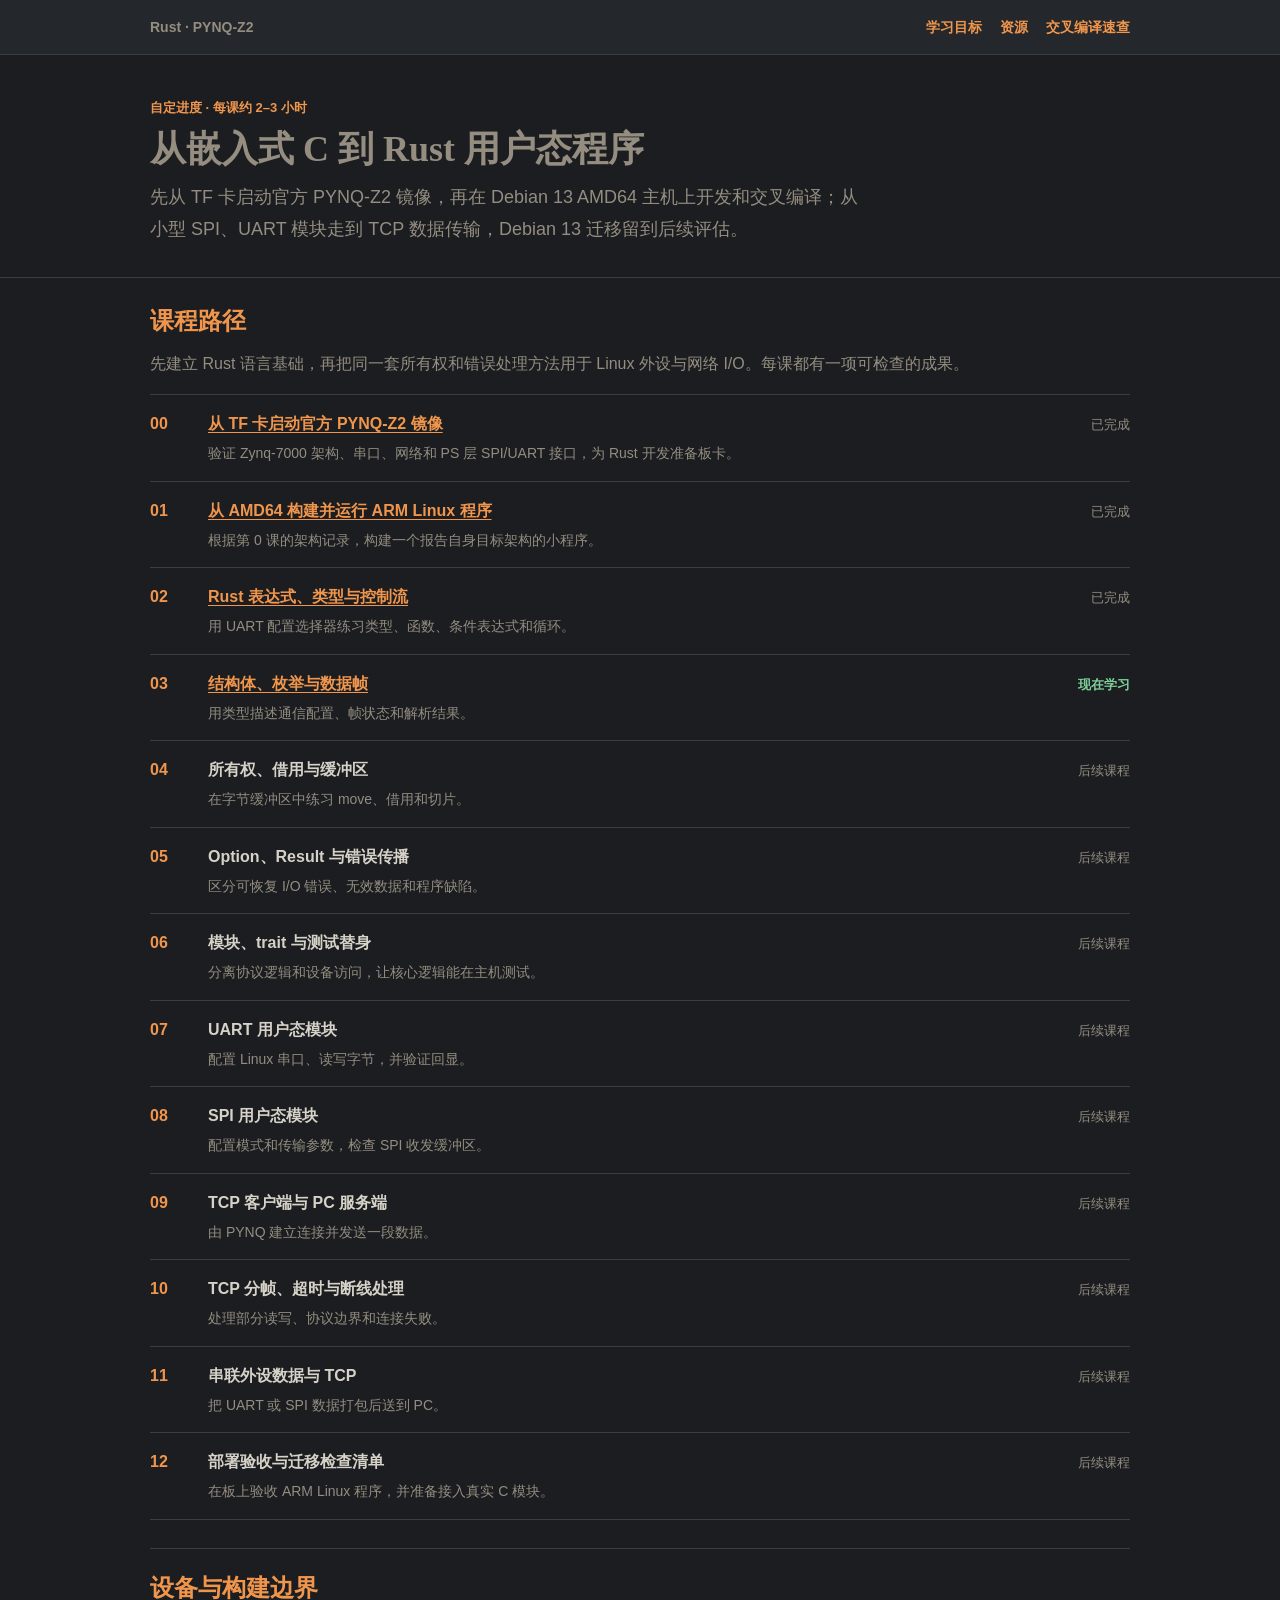
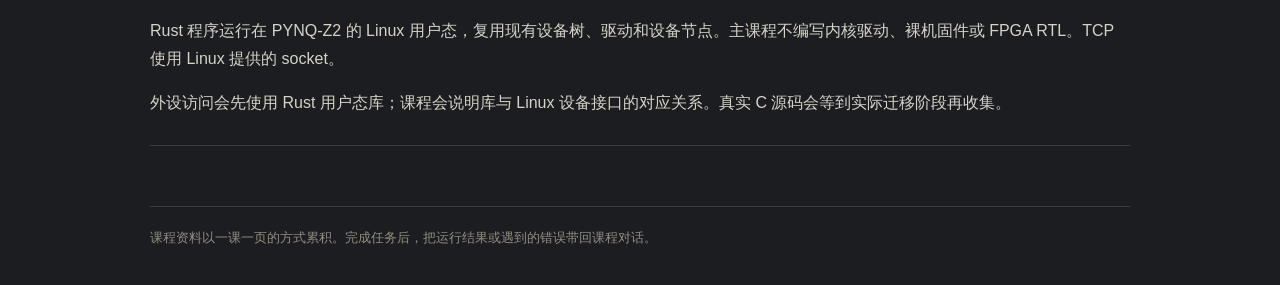
<file: index.html>
<!doctype html>
<html lang="zh-CN">
<head>
  <meta charset="utf-8">
  <meta name="viewport" content="width=device-width, initial-scale=1">
  <title>Rust 嵌入式 Linux 用户态课程</title>
  <link rel="stylesheet" href="assets/lesson.css">
</head>
<body>
  <div class="topline">
    <div class="topline-inner">
      <strong>Rust · PYNQ-Z2</strong>
      <nav aria-label="课程资料">
        <a href="MISSION.md">学习目标</a>
        <a href="RESOURCES.md">资源</a>
        <a href="reference/arm64-cross-compile.html">交叉编译速查</a>
      </nav>
    </div>
  </div>
  <header class="masthead">
    <div class="topline-inner" style="display:block">
      <p class="eyebrow">自定进度 · 每课约 2–3 小时</p>
      <h1>从嵌入式 C 到 Rust 用户态程序</h1>
      <p class="lede">先从 TF 卡启动官方 PYNQ-Z2 镜像，再在 Debian 13 AMD64 主机上开发和交叉编译；从小型 SPI、UART 模块走到 TCP 数据传输，Debian 13 迁移留到后续评估。</p>
    </div>
  </header>
  <main>
    <section class="section">
      <h2>课程路径</h2>
      <p class="muted">先建立 Rust 语言基础，再把同一套所有权和错误处理方法用于 Linux 外设与网络 I/O。每课都有一项可检查的成果。</p>
      <ol class="course-list">
        <li>
          <span class="num">00</span>
          <div><a href="lessons/0000-pynq-z2-debian13.html">从 TF 卡启动官方 PYNQ-Z2 镜像</a><p>验证 Zynq-7000 架构、串口、网络和 PS 层 SPI/UART 接口，为 Rust 开发准备板卡。</p></div>
          <span class="status">已完成</span>
        </li>
        <li>
          <span class="num">01</span>
          <div><a href="lessons/0001-host-to-arm64.html">从 AMD64 构建并运行 ARM Linux 程序</a><p>根据第 0 课的架构记录，构建一个报告自身目标架构的小程序。</p></div>
          <span class="status">已完成</span>
        </li>
        <li><span class="num">02</span><div><a href="lessons/0002-rust-expressions-types-control-flow.html">Rust 表达式、类型与控制流</a><p>用 UART 配置选择器练习类型、函数、条件表达式和循环。</p></div><span class="status">已完成</span></li>
        <li><span class="num">03</span><div><a href="lessons/0003-structs-enums-data-frames.html">结构体、枚举与数据帧</a><p>用类型描述通信配置、帧状态和解析结果。</p></div><span class="status current">现在学习</span></li>
        <li><span class="num">04</span><div><span class="title">所有权、借用与缓冲区</span><p>在字节缓冲区中练习 move、借用和切片。</p></div><span class="status">后续课程</span></li>
        <li><span class="num">05</span><div><span class="title">Option、Result 与错误传播</span><p>区分可恢复 I/O 错误、无效数据和程序缺陷。</p></div><span class="status">后续课程</span></li>
        <li><span class="num">06</span><div><span class="title">模块、trait 与测试替身</span><p>分离协议逻辑和设备访问，让核心逻辑能在主机测试。</p></div><span class="status">后续课程</span></li>
        <li><span class="num">07</span><div><span class="title">UART 用户态模块</span><p>配置 Linux 串口、读写字节，并验证回显。</p></div><span class="status">后续课程</span></li>
        <li><span class="num">08</span><div><span class="title">SPI 用户态模块</span><p>配置模式和传输参数，检查 SPI 收发缓冲区。</p></div><span class="status">后续课程</span></li>
        <li><span class="num">09</span><div><span class="title">TCP 客户端与 PC 服务端</span><p>由 PYNQ 建立连接并发送一段数据。</p></div><span class="status">后续课程</span></li>
        <li><span class="num">10</span><div><span class="title">TCP 分帧、超时与断线处理</span><p>处理部分读写、协议边界和连接失败。</p></div><span class="status">后续课程</span></li>
        <li><span class="num">11</span><div><span class="title">串联外设数据与 TCP</span><p>把 UART 或 SPI 数据打包后送到 PC。</p></div><span class="status">后续课程</span></li>
        <li><span class="num">12</span><div><span class="title">部署验收与迁移检查清单</span><p>在板上验收 ARM Linux 程序，并准备接入真实 C 模块。</p></div><span class="status">后续课程</span></li>
      </ol>
    </section>
    <section class="section">
      <h2>设备与构建边界</h2>
      <p>Rust 程序运行在 PYNQ-Z2 的 Linux 用户态，复用现有设备树、驱动和设备节点。主课程不编写内核驱动、裸机固件或 FPGA RTL。TCP 使用 Linux 提供的 socket。</p>
      <p>外设访问会先使用 Rust 用户态库；课程会说明库与 Linux 设备接口的对应关系。真实 C 源码会等到实际迁移阶段再收集。</p>
    </section>
  </main>
  <footer>课程资料以一课一页的方式累积。完成任务后，把运行结果或遇到的错误带回课程对话。</footer>
</body>
</html>
</file>
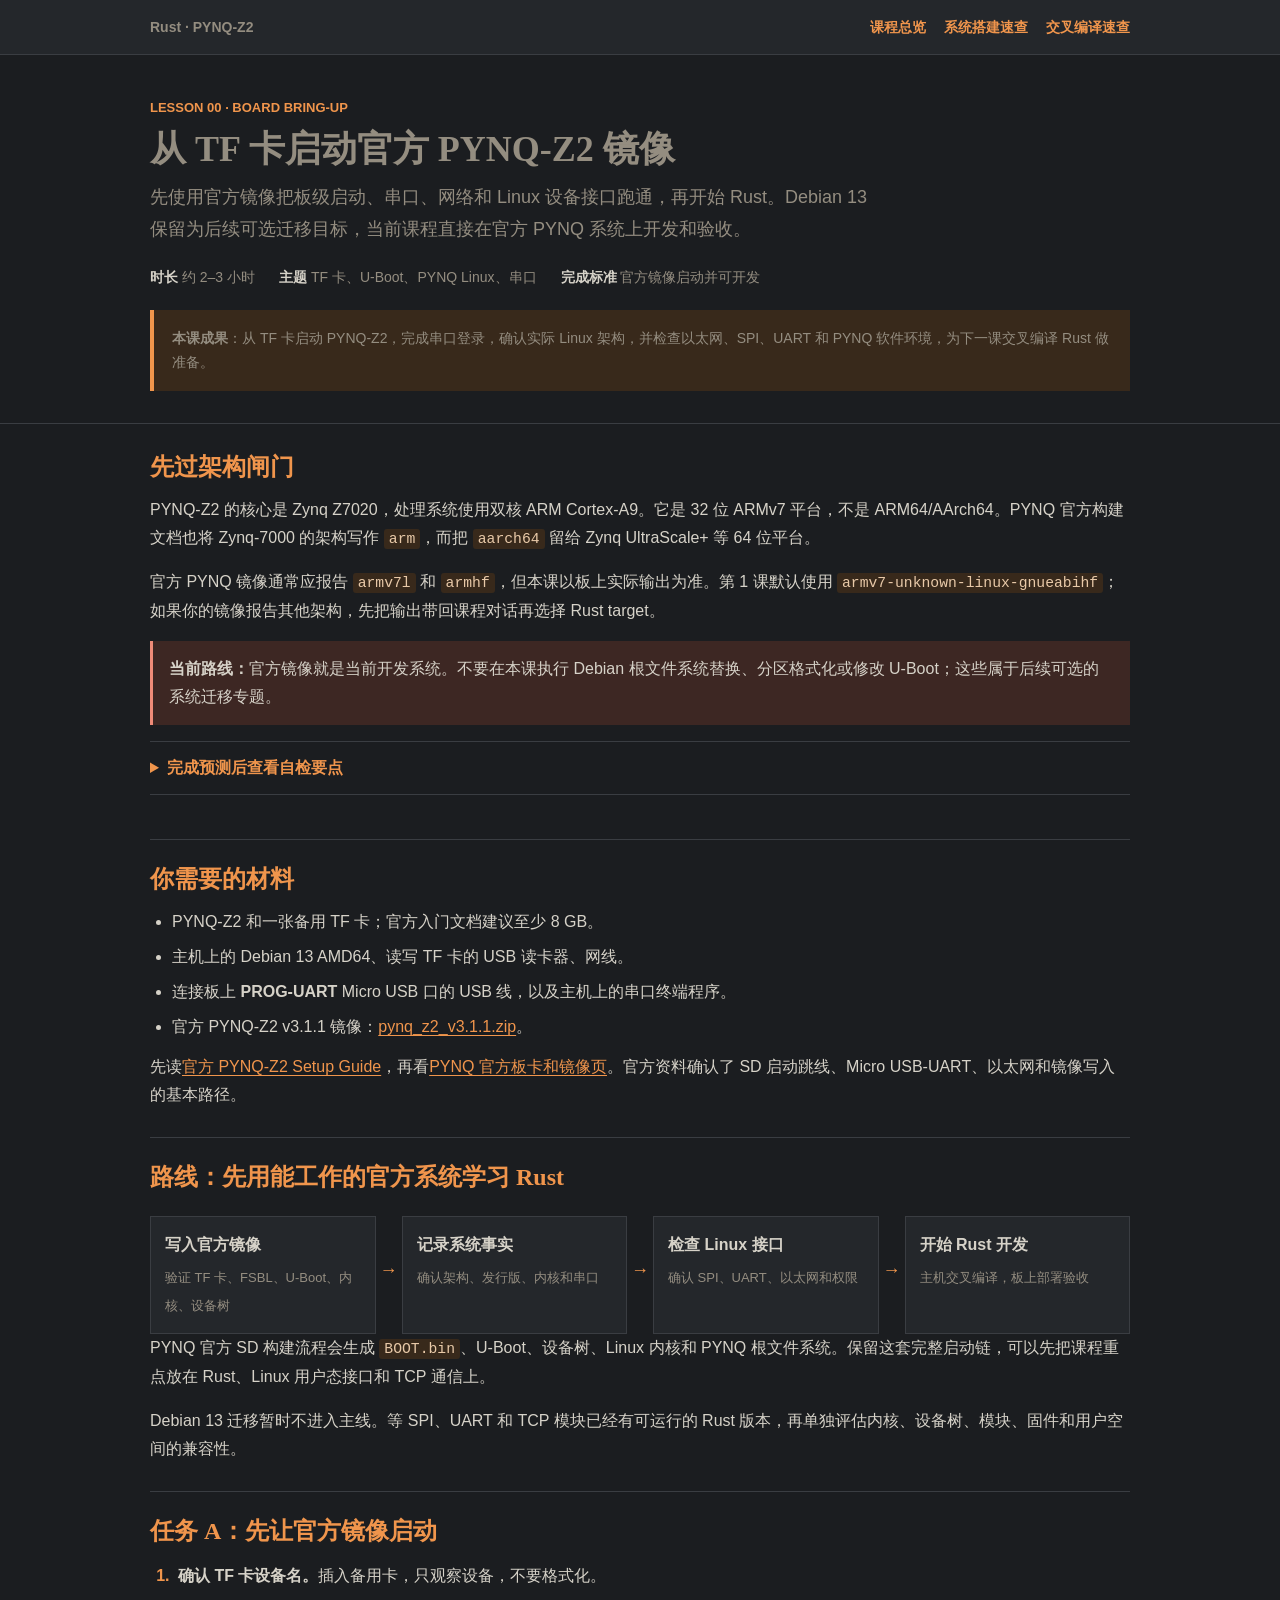
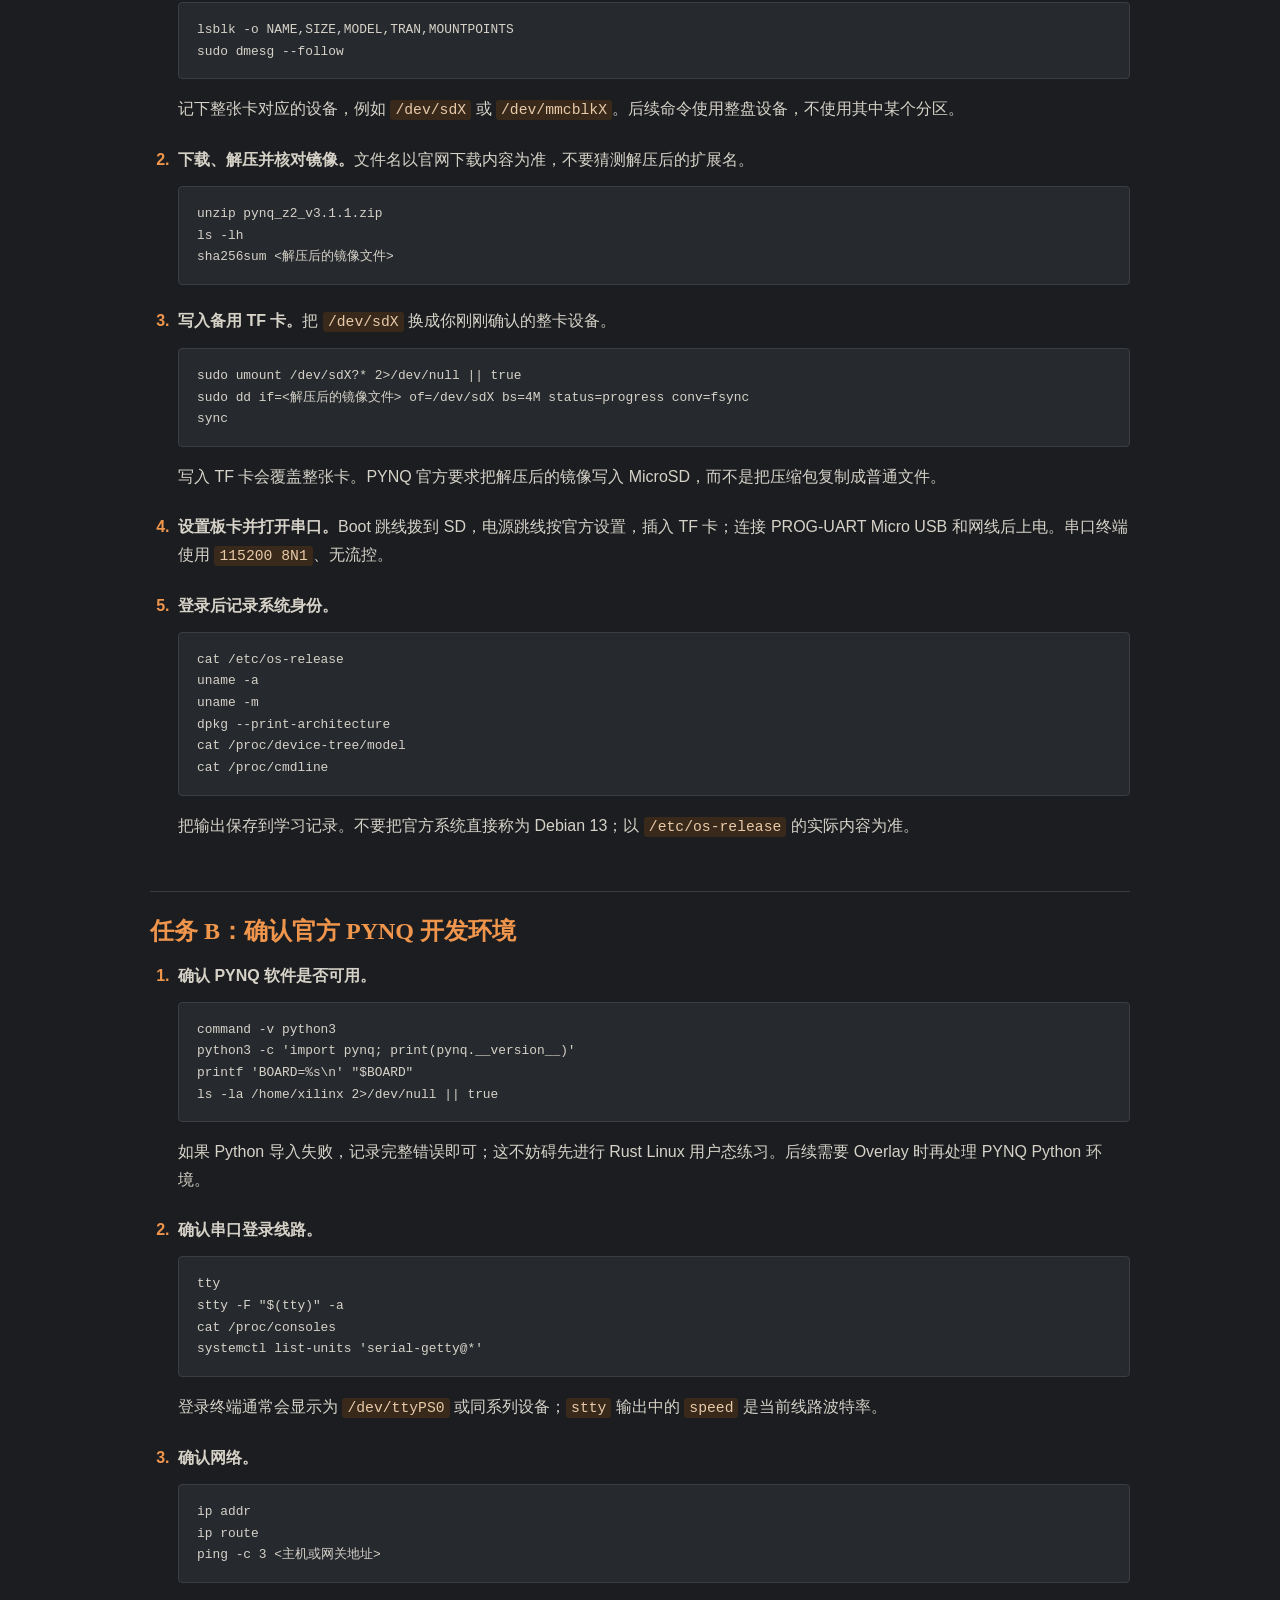
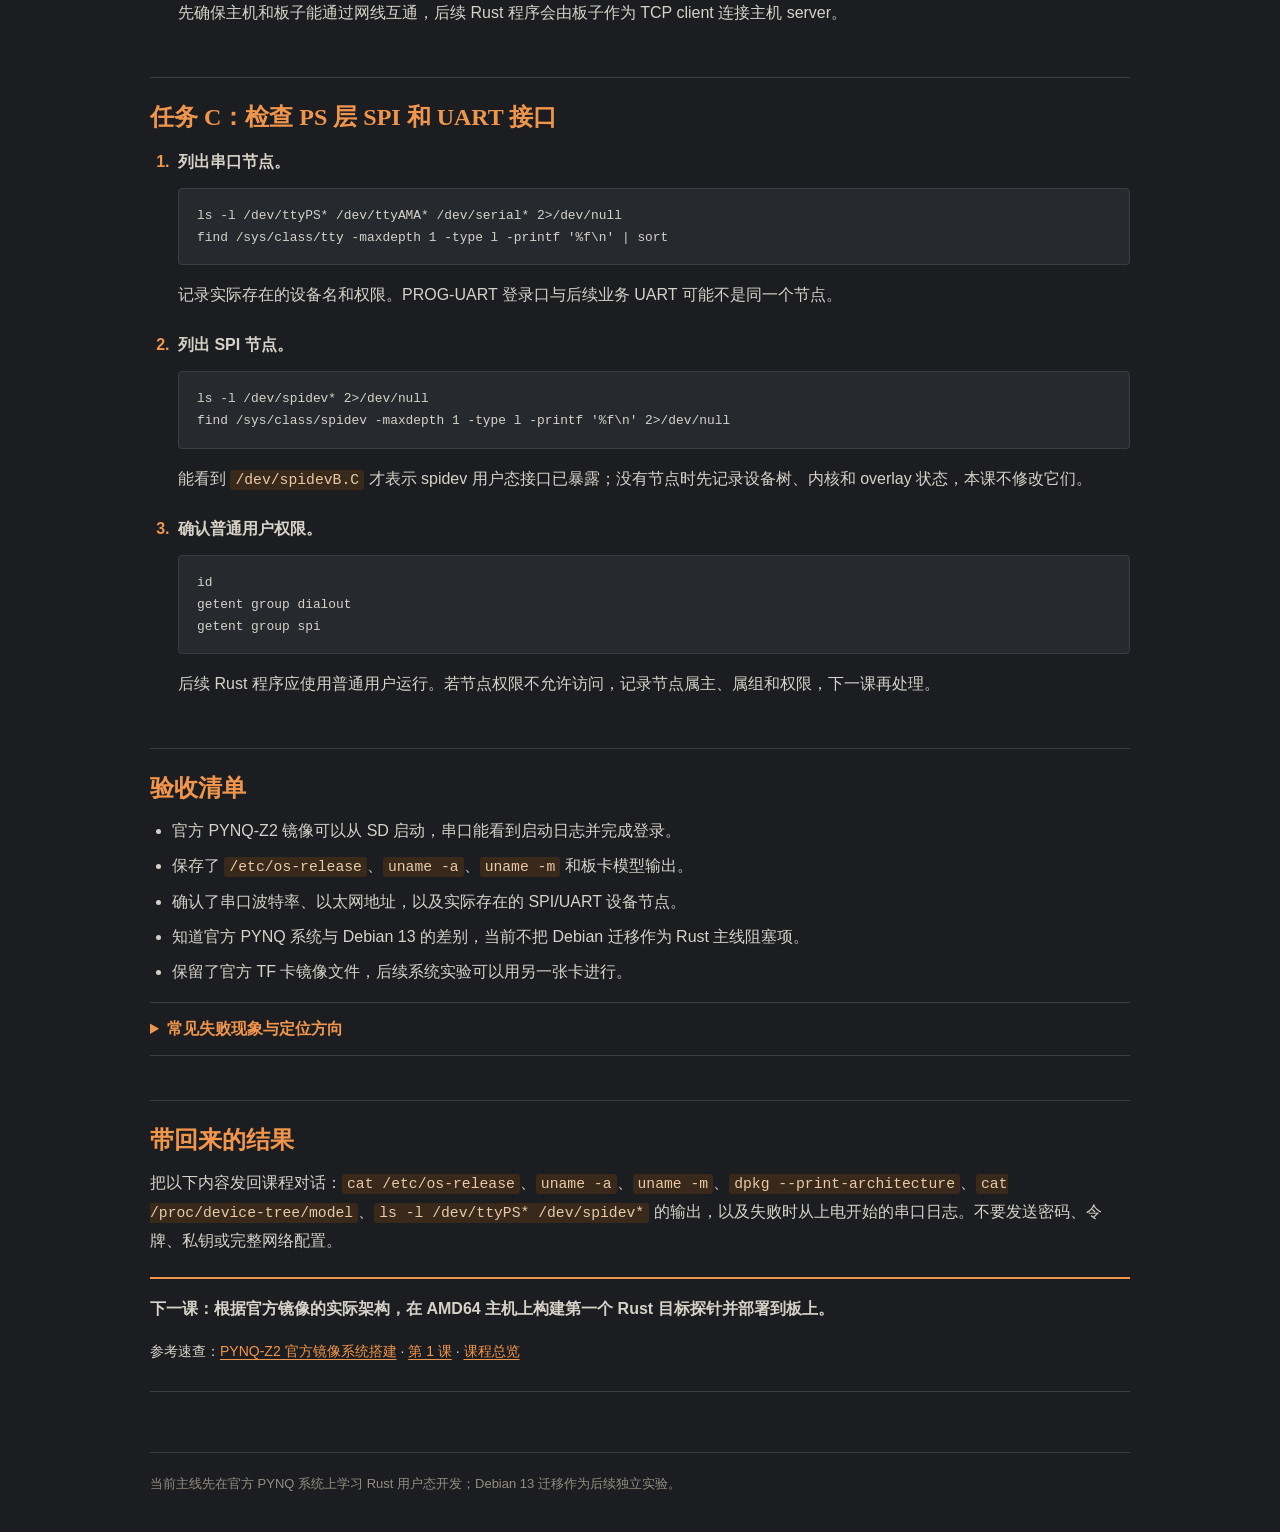
<file: lessons/0000-pynq-z2-debian13.html>
<!doctype html>
<html lang="zh-CN">
<head>
  <meta charset="utf-8">
  <meta name="viewport" content="width=device-width, initial-scale=1">
  <title>第 0 课：从 TF 卡启动官方 PYNQ-Z2 镜像</title>
  <link rel="stylesheet" href="../assets/lesson.css">
</head>
<body>
  <div class="topline">
    <div class="topline-inner">
      <strong>Rust · PYNQ-Z2</strong>
      <nav aria-label="课程导航">
        <a href="../index.html">课程总览</a>
        <a href="../reference/pynq-z2-debian13.html">系统搭建速查</a>
        <a href="../reference/arm64-cross-compile.html">交叉编译速查</a>
      </nav>
    </div>
  </div>
  <header class="masthead">
    <div class="topline-inner" style="display:block">
      <p class="eyebrow">Lesson 00 · Board bring-up</p>
      <h1>从 TF 卡启动官方 PYNQ-Z2 镜像</h1>
      <p class="lede">先使用官方镜像把板级启动、串口、网络和 Linux 设备接口跑通，再开始 Rust。Debian 13 保留为后续可选迁移目标，当前课程直接在官方 PYNQ 系统上开发和验收。</p>
      <div class="meta-row"><span><strong>时长</strong> 约 2–3 小时</span><span><strong>主题</strong> TF 卡、U-Boot、PYNQ Linux、串口</span><span><strong>完成标准</strong> 官方镜像启动并可开发</span></div>
      <div class="outcome"><p><strong>本课成果</strong>：从 TF 卡启动 PYNQ-Z2，完成串口登录，确认实际 Linux 架构，并检查以太网、SPI、UART 和 PYNQ 软件环境，为下一课交叉编译 Rust 做准备。</p></div>
    </div>
  </header>
  <main>
    <section class="section">
      <h2>先过架构闸门</h2>
      <p>PYNQ-Z2 的核心是 Zynq Z7020，处理系统使用双核 ARM Cortex-A9。它是 32 位 ARMv7 平台，不是 ARM64/AArch64。PYNQ 官方构建文档也将 Zynq-7000 的架构写作 <code>arm</code>，而把 <code>aarch64</code> 留给 Zynq UltraScale+ 等 64 位平台。</p>
      <p>官方 PYNQ 镜像通常应报告 <code>armv7l</code> 和 <code>armhf</code>，但本课以板上实际输出为准。第 1 课默认使用 <code>armv7-unknown-linux-gnueabihf</code>；如果你的镜像报告其他架构，先把输出带回课程对话再选择 Rust target。</p>
      <div class="note"><p><strong>当前路线：</strong>官方镜像就是当前开发系统。不要在本课执行 Debian 根文件系统替换、分区格式化或修改 U-Boot；这些属于后续可选的系统迁移专题。</p></div>
      <details>
        <summary>完成预测后查看自检要点</summary>
        <div class="answer"><p>登录官方镜像后，先用 <code>uname -m</code>、<code>dpkg --print-architecture</code> 和 <code>cat /etc/os-release</code> 记录事实。CPU 架构、发行版名称和 PYNQ 软件版本是三个独立信息。</p></div>
      </details>
    </section>

    <section class="section">
      <h2>你需要的材料</h2>
      <ul class="checks">
        <li>PYNQ-Z2 和一张备用 TF 卡；官方入门文档建议至少 8 GB。</li>
        <li>主机上的 Debian 13 AMD64、读写 TF 卡的 USB 读卡器、网线。</li>
        <li>连接板上 <strong>PROG-UART</strong> Micro USB 口的 USB 线，以及主机上的串口终端程序。</li>
        <li>官方 PYNQ-Z2 v3.1.1 镜像：<a href="https://download.amd.com/opendownload/pynq/pynq_z2_v3.1.1.zip">pynq_z2_v3.1.1.zip</a>。</li>
      </ul>
      <p>先读<a href="https://pynq.readthedocs.io/en/latest/getting_started/pynq_z2_setup.html">官方 PYNQ-Z2 Setup Guide</a>，再看<a href="https://www.pynq.io/boards.html">PYNQ 官方板卡和镜像页</a>。官方资料确认了 SD 启动跳线、Micro USB-UART、以太网和镜像写入的基本路径。</p>
    </section>

    <section class="section">
      <h2>路线：先用能工作的官方系统学习 Rust</h2>
      <ol class="flow" aria-label="PYNQ-Z2 官方镜像开发流程">
        <li><strong>写入官方镜像</strong><span>验证 TF 卡、FSBL、U-Boot、内核、设备树</span></li>
        <li><strong>记录系统事实</strong><span>确认架构、发行版、内核和串口</span></li>
        <li><strong>检查 Linux 接口</strong><span>确认 SPI、UART、以太网和权限</span></li>
        <li><strong>开始 Rust 开发</strong><span>主机交叉编译，板上部署验收</span></li>
      </ol>
      <p>PYNQ 官方 SD 构建流程会生成 <code>BOOT.bin</code>、U-Boot、设备树、Linux 内核和 PYNQ 根文件系统。保留这套完整启动链，可以先把课程重点放在 Rust、Linux 用户态接口和 TCP 通信上。</p>
      <p>Debian 13 迁移暂时不进入主线。等 SPI、UART 和 TCP 模块已经有可运行的 Rust 版本，再单独评估内核、设备树、模块、固件和用户空间的兼容性。</p>
    </section>

    <section class="section">
      <h2>任务 A：先让官方镜像启动</h2>
      <ol class="steps">
        <li>
          <strong>确认 TF 卡设备名。</strong>插入备用卡，只观察设备，不要格式化。
          <pre><code>lsblk -o NAME,SIZE,MODEL,TRAN,MOUNTPOINTS
sudo dmesg --follow</code></pre>
          <p>记下整张卡对应的设备，例如 <code>/dev/sdX</code> 或 <code>/dev/mmcblkX</code>。后续命令使用整盘设备，不使用其中某个分区。</p>
        </li>
        <li>
          <strong>下载、解压并核对镜像。</strong>文件名以官网下载内容为准，不要猜测解压后的扩展名。
          <pre><code>unzip pynq_z2_v3.1.1.zip
ls -lh
sha256sum &lt;解压后的镜像文件&gt;</code></pre>
        </li>
        <li>
          <strong>写入备用 TF 卡。</strong>把 <code>/dev/sdX</code> 换成你刚刚确认的整卡设备。
          <pre><code>sudo umount /dev/sdX?* 2&gt;/dev/null || true
sudo dd if=&lt;解压后的镜像文件&gt; of=/dev/sdX bs=4M status=progress conv=fsync
sync</code></pre>
          <p>写入 TF 卡会覆盖整张卡。PYNQ 官方要求把解压后的镜像写入 MicroSD，而不是把压缩包复制成普通文件。</p>
        </li>
        <li>
          <strong>设置板卡并打开串口。</strong>Boot 跳线拨到 SD，电源跳线按官方设置，插入 TF 卡；连接 PROG-UART Micro USB 和网线后上电。串口终端使用 <code>115200 8N1</code>、无流控。
        </li>
        <li>
          <strong>登录后记录系统身份。</strong>
          <pre><code>cat /etc/os-release
uname -a
uname -m
dpkg --print-architecture
cat /proc/device-tree/model
cat /proc/cmdline</code></pre>
          <p>把输出保存到学习记录。不要把官方系统直接称为 Debian 13；以 <code>/etc/os-release</code> 的实际内容为准。</p>
        </li>
      </ol>
    </section>

    <section class="section">
      <h2>任务 B：确认官方 PYNQ 开发环境</h2>
      <ol class="steps">
        <li>
          <strong>确认 PYNQ 软件是否可用。</strong>
          <pre><code>command -v python3
python3 -c 'import pynq; print(pynq.__version__)'
printf 'BOARD=%s\n' "$BOARD"
ls -la /home/xilinx 2&gt;/dev/null || true</code></pre>
          <p>如果 Python 导入失败，记录完整错误即可；这不妨碍先进行 Rust Linux 用户态练习。后续需要 Overlay 时再处理 PYNQ Python 环境。</p>
        </li>
        <li>
          <strong>确认串口登录线路。</strong>
          <pre><code>tty
stty -F "$(tty)" -a
cat /proc/consoles
systemctl list-units 'serial-getty@*'</code></pre>
          <p>登录终端通常会显示为 <code>/dev/ttyPS0</code> 或同系列设备；<code>stty</code> 输出中的 <code>speed</code> 是当前线路波特率。</p>
        </li>
        <li>
          <strong>确认网络。</strong>
          <pre><code>ip addr
ip route
ping -c 3 &lt;主机或网关地址&gt;</code></pre>
          <p>先确保主机和板子能通过网线互通，后续 Rust 程序会由板子作为 TCP client 连接主机 server。</p>
        </li>
      </ol>
    </section>

    <section class="section">
      <h2>任务 C：检查 PS 层 SPI 和 UART 接口</h2>
      <ol class="steps">
        <li>
          <strong>列出串口节点。</strong>
          <pre><code>ls -l /dev/ttyPS* /dev/ttyAMA* /dev/serial* 2&gt;/dev/null
find /sys/class/tty -maxdepth 1 -type l -printf '%f\n' | sort</code></pre>
          <p>记录实际存在的设备名和权限。PROG-UART 登录口与后续业务 UART 可能不是同一个节点。</p>
        </li>
        <li>
          <strong>列出 SPI 节点。</strong>
          <pre><code>ls -l /dev/spidev* 2&gt;/dev/null
find /sys/class/spidev -maxdepth 1 -type l -printf '%f\n' 2&gt;/dev/null</code></pre>
          <p>能看到 <code>/dev/spidevB.C</code> 才表示 spidev 用户态接口已暴露；没有节点时先记录设备树、内核和 overlay 状态，本课不修改它们。</p>
        </li>
        <li>
          <strong>确认普通用户权限。</strong>
          <pre><code>id
getent group dialout
getent group spi</code></pre>
          <p>后续 Rust 程序应使用普通用户运行。若节点权限不允许访问，记录节点属主、属组和权限，下一课再处理。</p>
        </li>
      </ol>
    </section>

    <section class="section">
      <h2>验收清单</h2>
      <ul class="checks">
        <li>官方 PYNQ-Z2 镜像可以从 SD 启动，串口能看到启动日志并完成登录。</li>
        <li>保存了 <code>/etc/os-release</code>、<code>uname -a</code>、<code>uname -m</code> 和板卡模型输出。</li>
        <li>确认了串口波特率、以太网地址，以及实际存在的 SPI/UART 设备节点。</li>
        <li>知道官方 PYNQ 系统与 Debian 13 的差别，当前不把 Debian 迁移作为 Rust 主线阻塞项。</li>
        <li>保留了官方 TF 卡镜像文件，后续系统实验可以用另一张卡进行。</li>
      </ul>
      <details>
        <summary>常见失败现象与定位方向</summary>
        <div class="answer"><ul>
          <li>完全没有串口输出：检查 Boot 跳线、电源、PROG-UART 口、串口设备和 <code>115200 8N1</code>。</li>
          <li>Done 灯不亮：重新检查镜像完整性、写卡目标和 TF 卡连接。</li>
          <li>没有 <code>/dev/spidev*</code>：记录设备树、内核和 overlay 来源，不要直接创建空设备节点。</li>
          <li>没有业务 UART 节点：确认登录串口与业务串口的区别，并保存 <code>dmesg</code> 中的 tty 日志。</li>
          <li><code>Exec format error</code>：检查 <code>uname -m</code> 和第 1 课选择的 Rust target。</li>
        </ul></div>
      </details>
    </section>

    <section class="section">
      <h2>带回来的结果</h2>
      <p>把以下内容发回课程对话：<code>cat /etc/os-release</code>、<code>uname -a</code>、<code>uname -m</code>、<code>dpkg --print-architecture</code>、<code>cat /proc/device-tree/model</code>、<code>ls -l /dev/ttyPS* /dev/spidev*</code> 的输出，以及失败时从上电开始的串口日志。不要发送密码、令牌、私钥或完整网络配置。</p>
      <p class="next-step">下一课：根据官方镜像的实际架构，在 AMD64 主机上构建第一个 Rust 目标探针并部署到板上。</p>
      <p class="small">参考速查：<a href="../reference/pynq-z2-debian13.html">PYNQ-Z2 官方镜像系统搭建</a> · <a href="../lessons/0001-host-to-arm64.html">第 1 课</a> · <a href="../index.html">课程总览</a></p>
    </section>
  </main>
  <footer>当前主线先在官方 PYNQ 系统上学习 Rust 用户态开发；Debian 13 迁移作为后续独立实验。</footer>
</body>
</html>
</file>
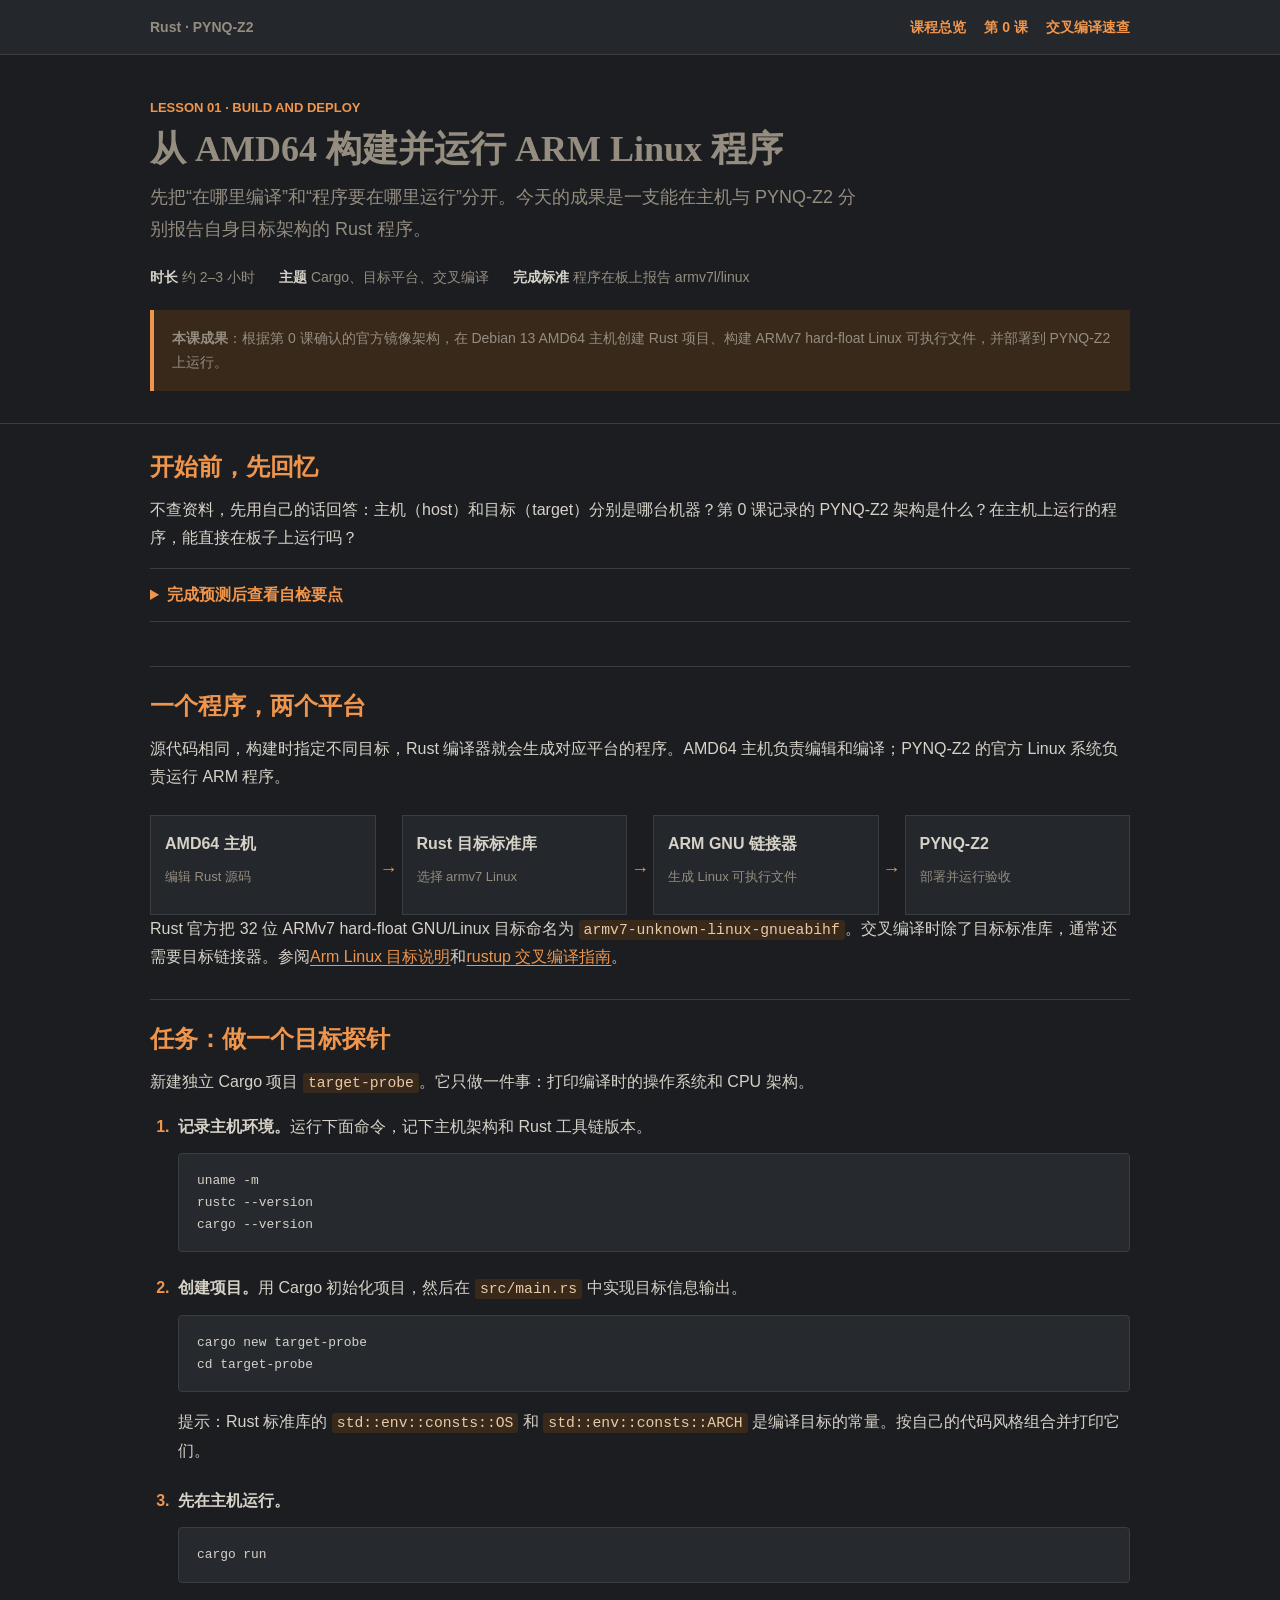
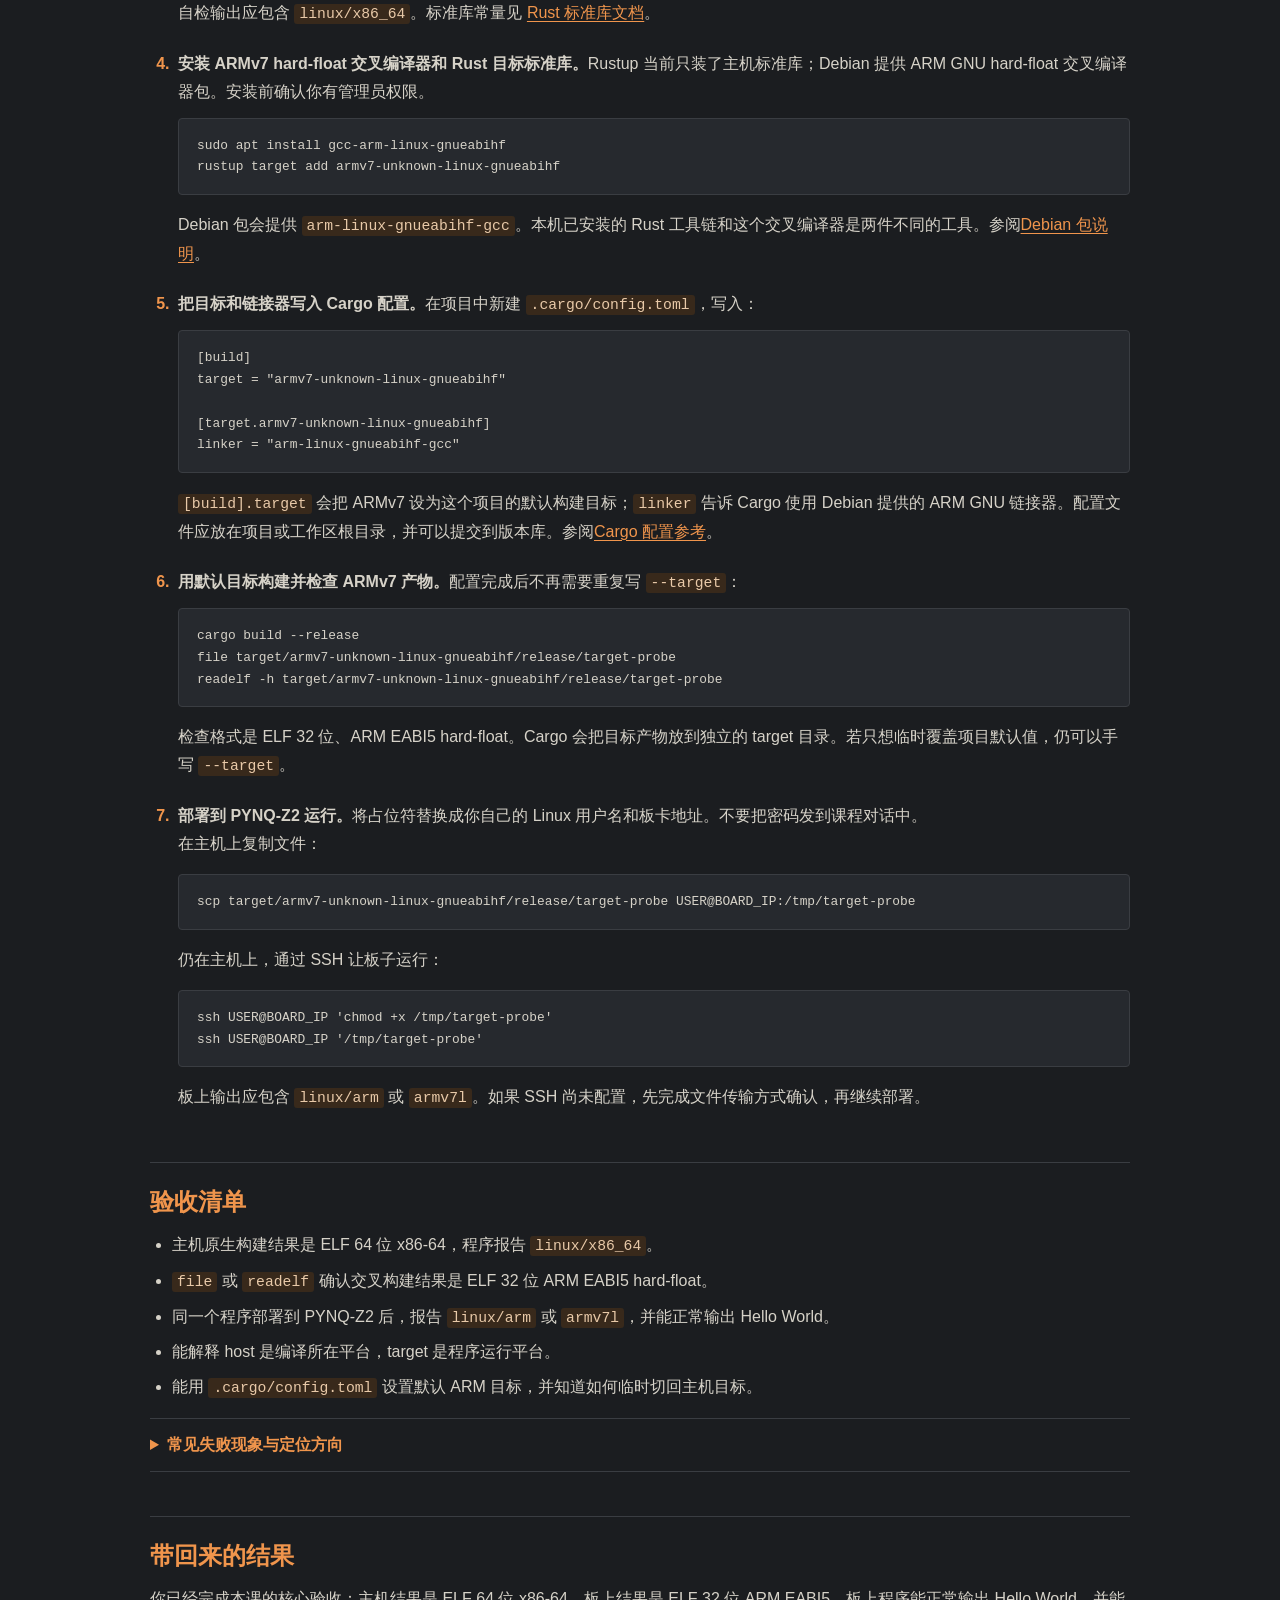
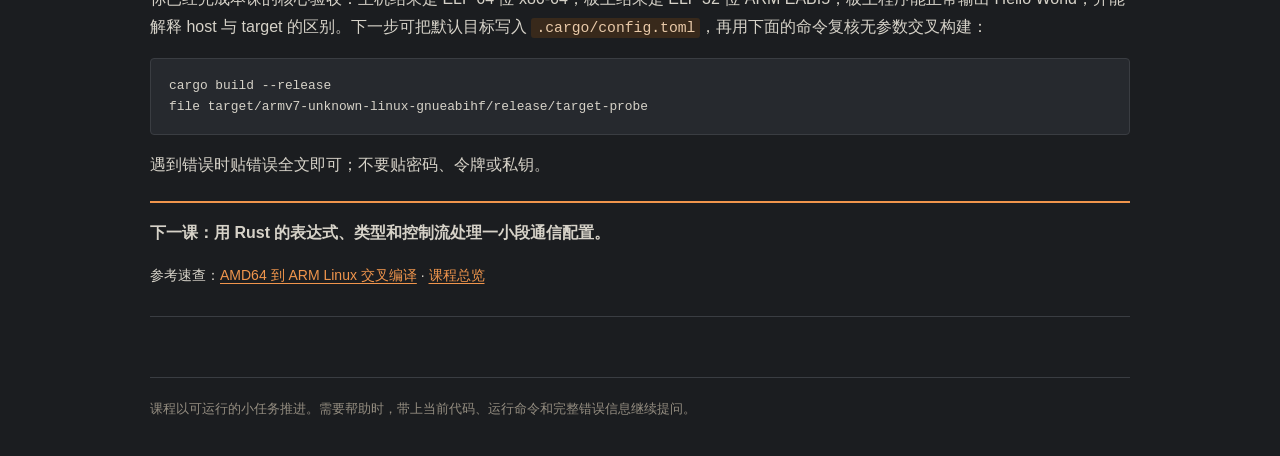
<file: lessons/0001-host-to-arm64.html>
<!doctype html>
<html lang="zh-CN">
<head>
  <meta charset="utf-8">
  <meta name="viewport" content="width=device-width, initial-scale=1">
  <title>第 1 课：从 AMD64 构建并运行 ARM Linux 程序</title>
  <link rel="stylesheet" href="../assets/lesson.css">
</head>
<body>
  <div class="topline">
    <div class="topline-inner">
      <strong>Rust · PYNQ-Z2</strong>
      <nav aria-label="课程导航">
        <a href="../index.html">课程总览</a>
        <a href="../lessons/0000-pynq-z2-debian13.html">第 0 课</a>
        <a href="../reference/arm64-cross-compile.html">交叉编译速查</a>
      </nav>
    </div>
  </div>
  <header class="masthead">
    <div class="topline-inner" style="display:block">
      <p class="eyebrow">Lesson 01 · Build and deploy</p>
      <h1>从 AMD64 构建并运行 ARM Linux 程序</h1>
      <p class="lede">先把“在哪里编译”和“程序要在哪里运行”分开。今天的成果是一支能在主机与 PYNQ-Z2 分别报告自身目标架构的 Rust 程序。</p>
      <div class="meta-row"><span><strong>时长</strong> 约 2–3 小时</span><span><strong>主题</strong> Cargo、目标平台、交叉编译</span><span><strong>完成标准</strong> 程序在板上报告 armv7l/linux</span></div>
      <div class="outcome"><p><strong>本课成果</strong>：根据第 0 课确认的官方镜像架构，在 Debian 13 AMD64 主机创建 Rust 项目、构建 ARMv7 hard-float Linux 可执行文件，并部署到 PYNQ-Z2 上运行。</p></div>
    </div>
  </header>
  <main>
    <section class="section">
      <h2>开始前，先回忆</h2>
      <p>不查资料，先用自己的话回答：主机（host）和目标（target）分别是哪台机器？第 0 课记录的 PYNQ-Z2 架构是什么？在主机上运行的程序，能直接在板子上运行吗？</p>
      <details>
        <summary>完成预测后查看自检要点</summary>
        <div class="answer"><p>主机是 AMD64 Debian 13 开发机；目标是第 0 课确认的官方 PYNQ Linux 系统。默认构建面向主机，目标架构不同的二进制不能直接在板上运行，必须根据板上实际架构选择 ARMv7 hard-float target。</p></div>
      </details>
    </section>

    <section class="section">
      <h2>一个程序，两个平台</h2>
      <p>源代码相同，构建时指定不同目标，Rust 编译器就会生成对应平台的程序。AMD64 主机负责编辑和编译；PYNQ-Z2 的官方 Linux 系统负责运行 ARM 程序。</p>
      <ol class="flow" aria-label="交叉编译流程">
        <li><strong>AMD64 主机</strong><span>编辑 Rust 源码</span></li>
        <li><strong>Rust 目标标准库</strong><span>选择 armv7 Linux</span></li>
        <li><strong>ARM GNU 链接器</strong><span>生成 Linux 可执行文件</span></li>
        <li><strong>PYNQ-Z2</strong><span>部署并运行验收</span></li>
      </ol>
      <p>Rust 官方把 32 位 ARMv7 hard-float GNU/Linux 目标命名为 <code>armv7-unknown-linux-gnueabihf</code>。交叉编译时除了目标标准库，通常还需要目标链接器。参阅<a href="https://doc.rust-lang.org/rustc/platform-support/arm-linux.html">Arm Linux 目标说明</a>和<a href="https://rust-lang.github.io/rustup/cross-compilation.html">rustup 交叉编译指南</a>。</p>
    </section>

    <section class="section">
      <h2>任务：做一个目标探针</h2>
      <p>新建独立 Cargo 项目 <code>target-probe</code>。它只做一件事：打印编译时的操作系统和 CPU 架构。</p>
      <ol class="steps">
        <li>
          <strong>记录主机环境。</strong>运行下面命令，记下主机架构和 Rust 工具链版本。
          <pre><code>uname -m
rustc --version
cargo --version</code></pre>
        </li>
        <li>
          <strong>创建项目。</strong>用 Cargo 初始化项目，然后在 <code>src/main.rs</code> 中实现目标信息输出。
          <pre><code>cargo new target-probe
cd target-probe</code></pre>
          <p>提示：Rust 标准库的 <code>std::env::consts::OS</code> 和 <code>std::env::consts::ARCH</code> 是编译目标的常量。按自己的代码风格组合并打印它们。</p>
        </li>
        <li>
          <strong>先在主机运行。</strong>
          <pre><code>cargo run</code></pre>
          <p>自检输出应包含 <code>linux/x86_64</code>。标准库常量见 <a href="https://doc.rust-lang.org/std/env/consts/">Rust 标准库文档</a>。</p>
        </li>
        <li>
          <strong>安装 ARMv7 hard-float 交叉编译器和 Rust 目标标准库。</strong>Rustup 当前只装了主机标准库；Debian 提供 ARM GNU hard-float 交叉编译器包。安装前确认你有管理员权限。
          <pre><code>sudo apt install gcc-arm-linux-gnueabihf
rustup target add armv7-unknown-linux-gnueabihf</code></pre>
          <p>Debian 包会提供 <code>arm-linux-gnueabihf-gcc</code>。本机已安装的 Rust 工具链和这个交叉编译器是两件不同的工具。参阅<a href="https://packages.debian.org/trixie/gcc-arm-linux-gnueabihf">Debian 包说明</a>。</p>
        </li>
        <li>
          <strong>把目标和链接器写入 Cargo 配置。</strong>在项目中新建 <code>.cargo/config.toml</code>，写入：
          <pre><code>[build]
target = "armv7-unknown-linux-gnueabihf"

[target.armv7-unknown-linux-gnueabihf]
linker = "arm-linux-gnueabihf-gcc"</code></pre>
          <p><code>[build].target</code> 会把 ARMv7 设为这个项目的默认构建目标；<code>linker</code> 告诉 Cargo 使用 Debian 提供的 ARM GNU 链接器。配置文件应放在项目或工作区根目录，并可以提交到版本库。参阅<a href="https://doc.rust-lang.org/cargo/reference/config.html">Cargo 配置参考</a>。</p>
        </li>
        <li>
          <strong>用默认目标构建并检查 ARMv7 产物。</strong>配置完成后不再需要重复写 <code>--target</code>：
          <pre><code>cargo build --release
file target/armv7-unknown-linux-gnueabihf/release/target-probe
readelf -h target/armv7-unknown-linux-gnueabihf/release/target-probe</code></pre>
          <p>检查格式是 ELF 32 位、ARM EABI5 hard-float。Cargo 会把目标产物放到独立的 target 目录。若只想临时覆盖项目默认值，仍可以手写 <code>--target</code>。</p>
        </li>
        <li>
          <strong>部署到 PYNQ-Z2 运行。</strong>将占位符替换成你自己的 Linux 用户名和板卡地址。不要把密码发到课程对话中。
          <p>在主机上复制文件：</p>
          <pre><code>scp target/armv7-unknown-linux-gnueabihf/release/target-probe USER@BOARD_IP:/tmp/target-probe</code></pre>
          <p>仍在主机上，通过 SSH 让板子运行：</p>
          <pre><code>ssh USER@BOARD_IP 'chmod +x /tmp/target-probe'
ssh USER@BOARD_IP '/tmp/target-probe'</code></pre>
          <p>板上输出应包含 <code>linux/arm</code> 或 <code>armv7l</code>。如果 SSH 尚未配置，先完成文件传输方式确认，再继续部署。</p>
        </li>
      </ol>
    </section>

    <section class="section">
      <h2>验收清单</h2>
      <ul class="checks">
        <li>主机原生构建结果是 ELF 64 位 x86-64，程序报告 <code>linux/x86_64</code>。</li>
        <li><code>file</code> 或 <code>readelf</code> 确认交叉构建结果是 ELF 32 位 ARM EABI5 hard-float。</li>
        <li>同一个程序部署到 PYNQ-Z2 后，报告 <code>linux/arm</code> 或 <code>armv7l</code>，并能正常输出 Hello World。</li>
        <li>能解释 host 是编译所在平台，target 是程序运行平台。</li>
        <li>能用 <code>.cargo/config.toml</code> 设置默认 ARM 目标，并知道如何临时切回主机目标。</li>
      </ul>
      <details>
        <summary>常见失败现象与定位方向</summary>
        <div class="answer">
          <ul>
            <li><code>linker ... not found</code>：检查 Debian 交叉编译器是否安装，以及 Cargo linker 名称是否拼对。</li>
            <li><code>Exec format error</code>：目标二进制架构不匹配，重新确认第 0 课的架构记录和 ARMv7 target。</li>
            <li>配置默认 ARM 目标后主机执行 <code>cargo run</code> 失败：这是预期现象；用 <code>cargo run --target x86_64-unknown-linux-gnu</code> 运行主机版本，或只用 <code>cargo build --release</code> 生成板上版本。</li>
            <li><code>Permission denied</code>：检查远端文件执行权限和部署用户权限。</li>
            <li>找不到文件但路径确实存在：可能是动态加载器、C 运行库或架构不匹配；记录错误全文和板上系统信息再排查。</li>
          </ul>
        </div>
      </details>
    </section>

    <section class="section">
      <h2>带回来的结果</h2>
      <p>你已经完成本课的核心验收：主机结果是 ELF 64 位 x86-64，板上结果是 ELF 32 位 ARM EABI5，板上程序能正常输出 Hello World，并能解释 host 与 target 的区别。下一步可把默认目标写入 <code>.cargo/config.toml</code>，再用下面的命令复核无参数交叉构建：</p>
      <pre><code>cargo build --release
file target/armv7-unknown-linux-gnueabihf/release/target-probe</code></pre>
      <p>遇到错误时贴错误全文即可；不要贴密码、令牌或私钥。</p>
      <p class="next-step">下一课：用 Rust 的表达式、类型和控制流处理一小段通信配置。</p>
      <p class="small">参考速查：<a href="../reference/arm64-cross-compile.html">AMD64 到 ARM Linux 交叉编译</a> · <a href="../index.html">课程总览</a></p>
    </section>
  </main>
  <footer>课程以可运行的小任务推进。需要帮助时，带上当前代码、运行命令和完整错误信息继续提问。</footer>
</body>
</html>
</file>
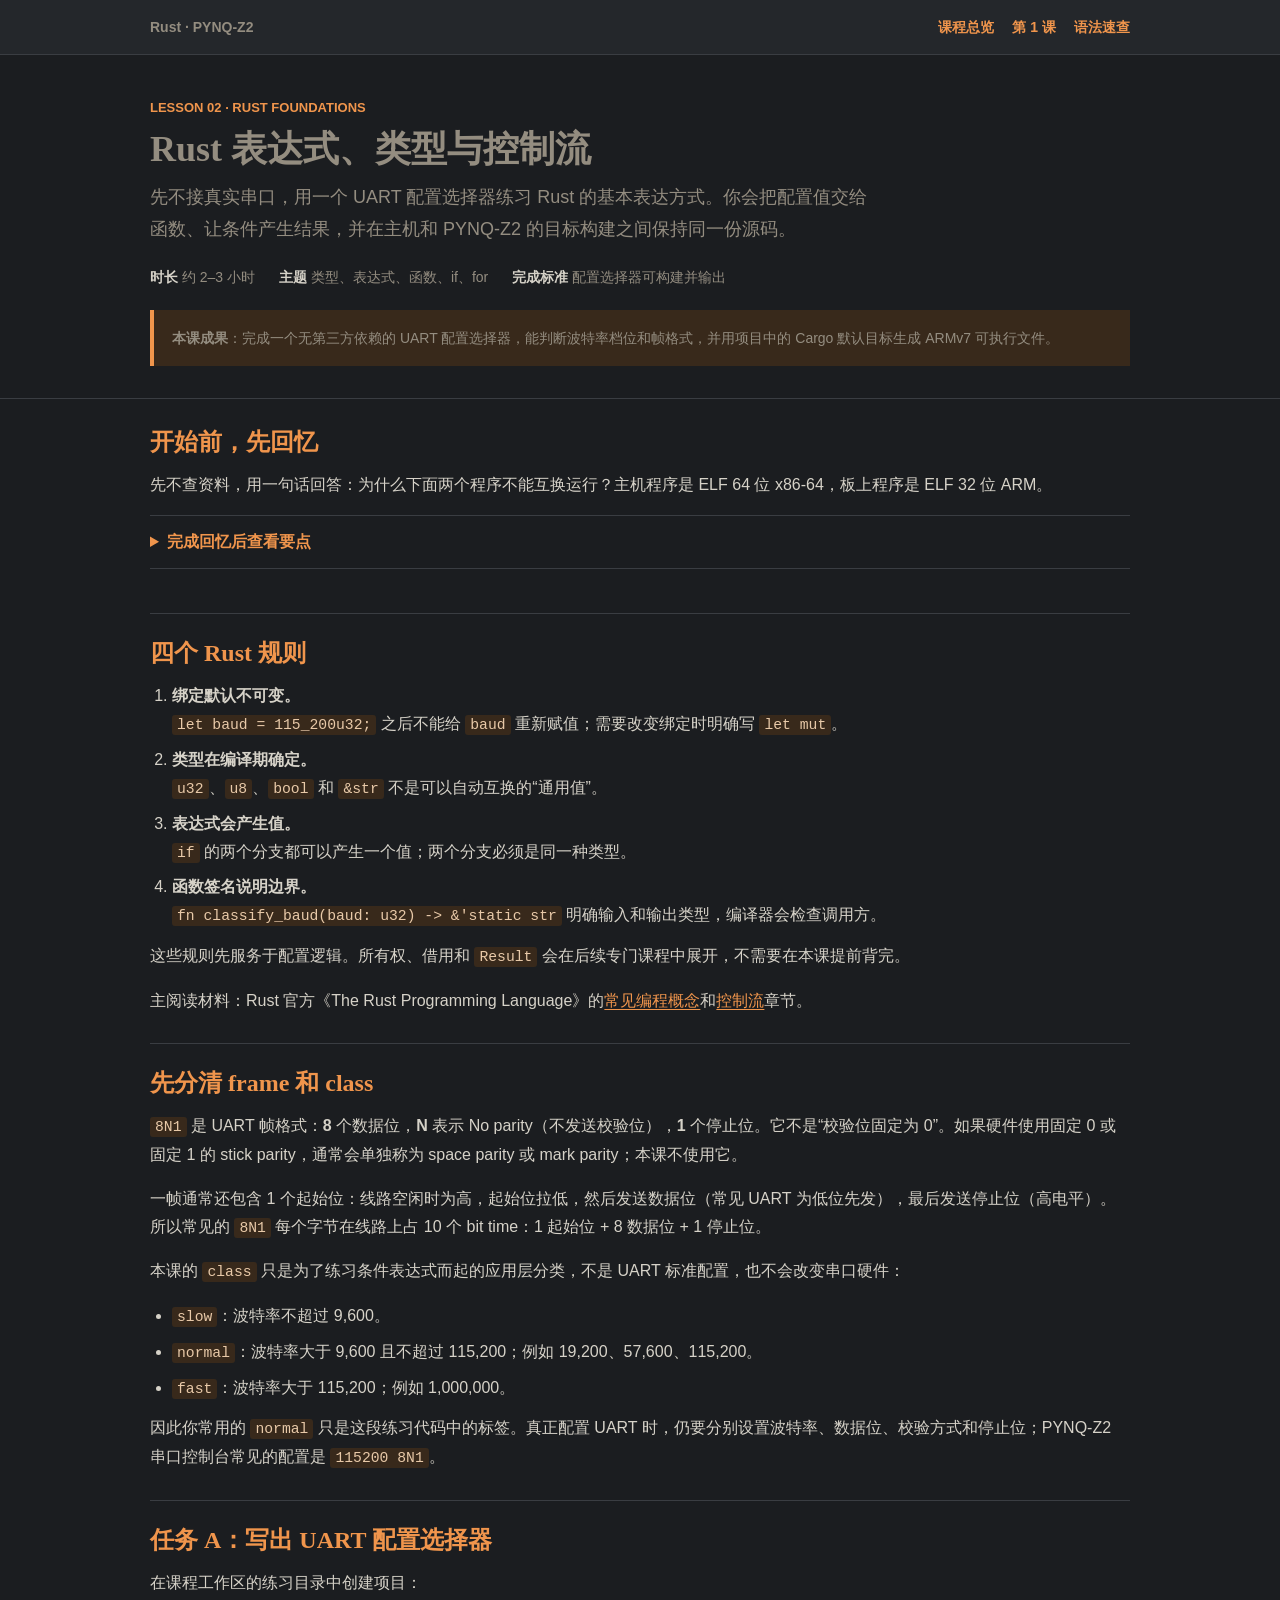
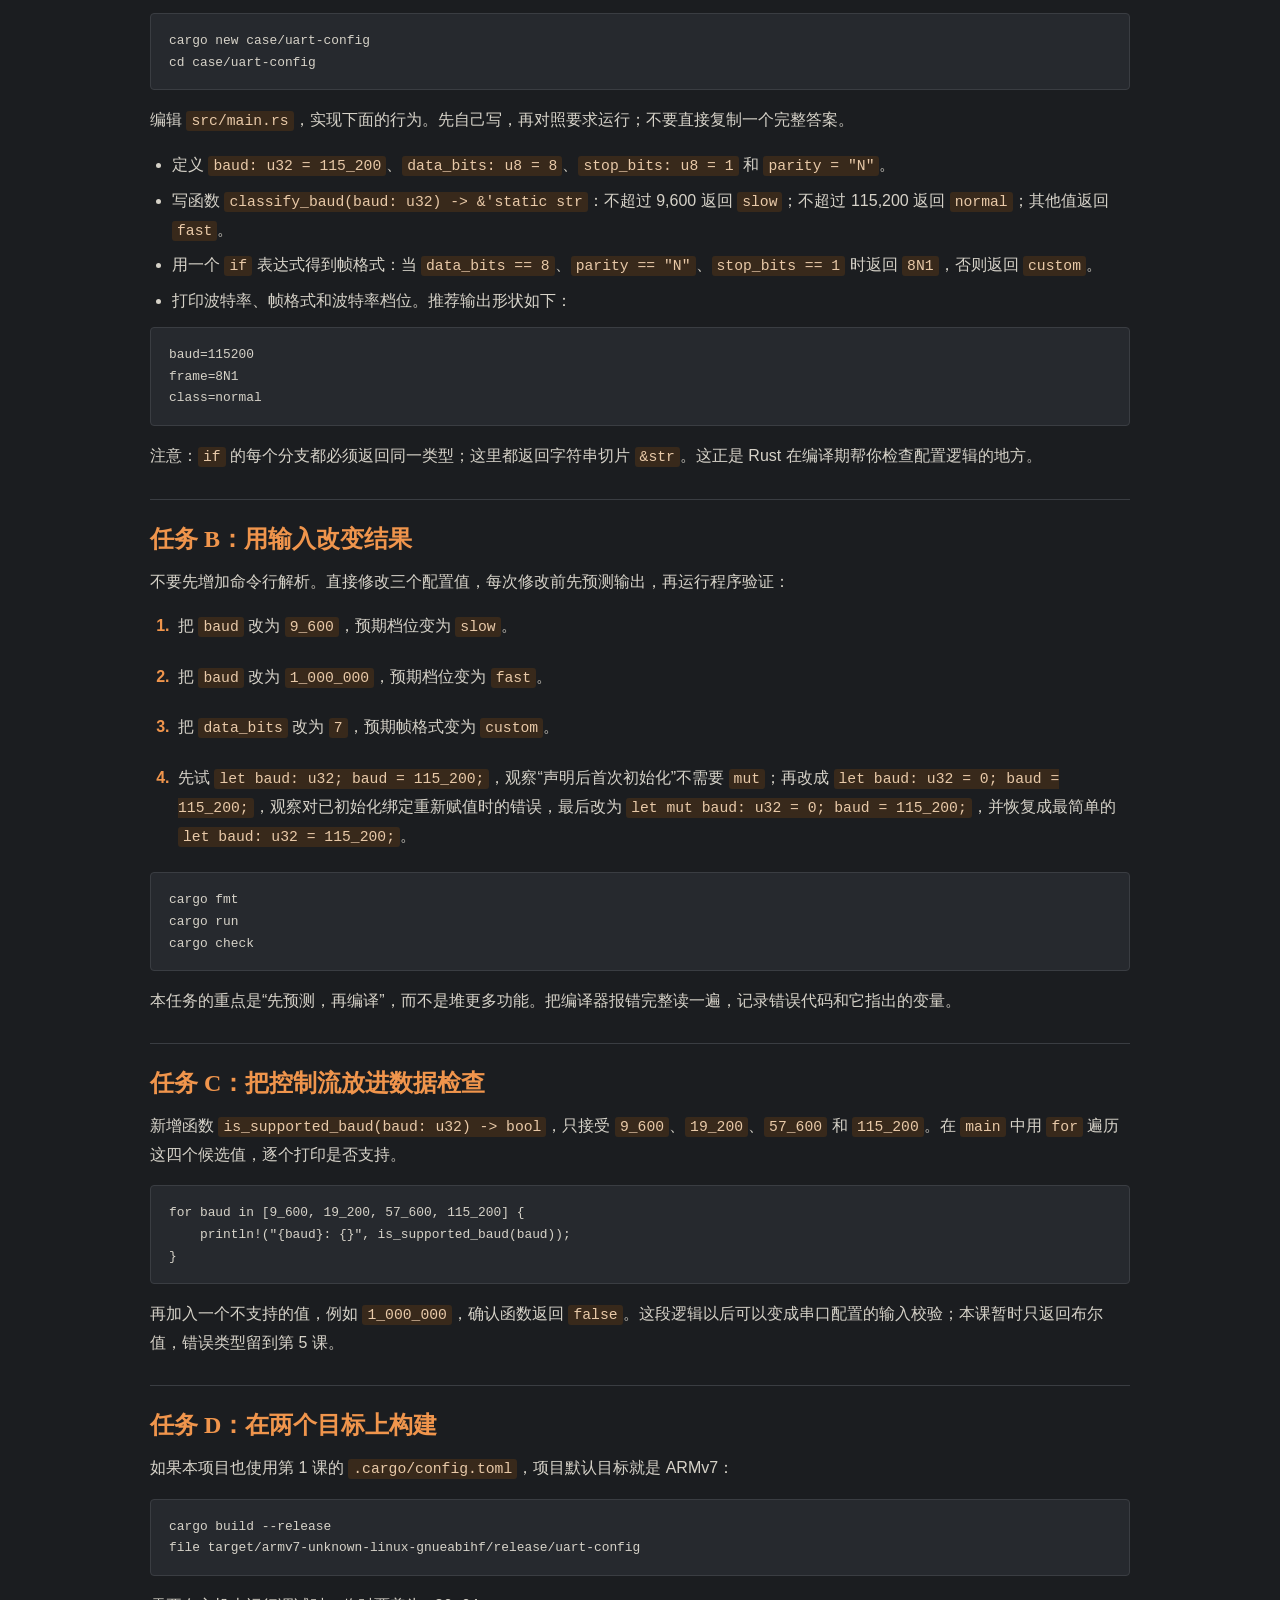
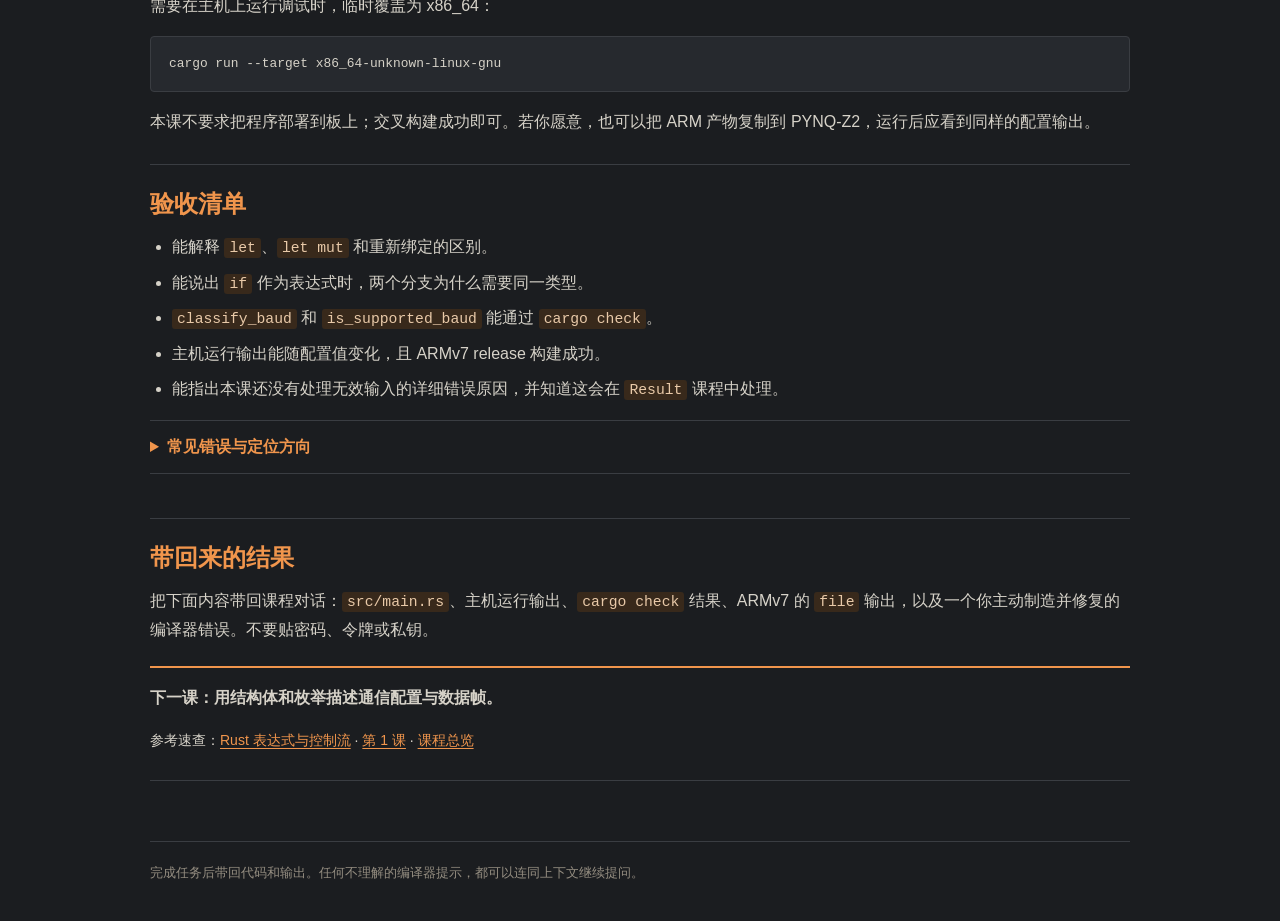
<file: lessons/0002-rust-expressions-types-control-flow.html>
<!doctype html>
<html lang="zh-CN">
<head>
  <meta charset="utf-8">
  <meta name="viewport" content="width=device-width, initial-scale=1">
  <title>第 2 课：Rust 表达式、类型与控制流</title>
  <link rel="stylesheet" href="../assets/lesson.css">
</head>
<body>
  <div class="topline">
    <div class="topline-inner">
      <strong>Rust · PYNQ-Z2</strong>
      <nav aria-label="课程导航">
        <a href="../index.html">课程总览</a>
        <a href="0001-host-to-arm64.html">第 1 课</a>
        <a href="../reference/rust-expressions-control-flow.html">语法速查</a>
      </nav>
    </div>
  </div>
  <header class="masthead">
    <div class="topline-inner" style="display:block">
      <p class="eyebrow">Lesson 02 · Rust foundations</p>
      <h1>Rust 表达式、类型与控制流</h1>
      <p class="lede">先不接真实串口，用一个 UART 配置选择器练习 Rust 的基本表达方式。你会把配置值交给函数、让条件产生结果，并在主机和 PYNQ-Z2 的目标构建之间保持同一份源码。</p>
      <div class="meta-row"><span><strong>时长</strong> 约 2–3 小时</span><span><strong>主题</strong> 类型、表达式、函数、if、for</span><span><strong>完成标准</strong> 配置选择器可构建并输出</span></div>
      <div class="outcome"><p><strong>本课成果</strong>：完成一个无第三方依赖的 UART 配置选择器，能判断波特率档位和帧格式，并用项目中的 Cargo 默认目标生成 ARMv7 可执行文件。</p></div>
    </div>
  </header>
  <main>
    <section class="section">
      <h2>开始前，先回忆</h2>
      <p>先不查资料，用一句话回答：为什么下面两个程序不能互换运行？主机程序是 ELF 64 位 x86-64，板上程序是 ELF 32 位 ARM。</p>
      <details>
        <summary>完成回忆后查看要点</summary>
        <div class="answer"><p>源代码可以相同，但编译目标不同；host 是编译发生的平台，target 是程序准备运行的平台。本课开始关注源代码本身：变量的类型、表达式的值和控制流。</p></div>
      </details>
    </section>

    <section class="section">
      <h2>四个 Rust 规则</h2>
      <ol class="checks">
        <li><strong>绑定默认不可变。</strong><br><code>let baud = 115_200u32;</code> 之后不能给 <code>baud</code> 重新赋值；需要改变绑定时明确写 <code>let mut</code>。</li>
        <li><strong>类型在编译期确定。</strong><br><code>u32</code>、<code>u8</code>、<code>bool</code> 和 <code>&amp;str</code> 不是可以自动互换的“通用值”。</li>
        <li><strong>表达式会产生值。</strong><br><code>if</code> 的两个分支都可以产生一个值；两个分支必须是同一种类型。</li>
        <li><strong>函数签名说明边界。</strong><br><code>fn classify_baud(baud: u32) -&gt; &amp;'static str</code> 明确输入和输出类型，编译器会检查调用方。</li>
      </ol>
      <p>这些规则先服务于配置逻辑。所有权、借用和 <code>Result</code> 会在后续专门课程中展开，不需要在本课提前背完。</p>
      <p>主阅读材料：Rust 官方《The Rust Programming Language》的<a href="https://doc.rust-lang.org/book/ch03-00-common-programming-concepts.html">常见编程概念</a>和<a href="https://doc.rust-lang.org/book/ch03-05-control-flow.html">控制流</a>章节。</p>
    </section>

    <section class="section">
      <h2>先分清 frame 和 class</h2>
      <p><code>8N1</code> 是 UART 帧格式：<strong>8</strong> 个数据位，<strong>N</strong> 表示 No parity（不发送校验位），<strong>1</strong> 个停止位。它不是“校验位固定为 0”。如果硬件使用固定 0 或固定 1 的 stick parity，通常会单独称为 space parity 或 mark parity；本课不使用它。</p>
      <p>一帧通常还包含 1 个起始位：线路空闲时为高，起始位拉低，然后发送数据位（常见 UART 为低位先发），最后发送停止位（高电平）。所以常见的 <code>8N1</code> 每个字节在线路上占 10 个 bit time：1 起始位 + 8 数据位 + 1 停止位。</p>
      <p>本课的 <code>class</code> 只是为了练习条件表达式而起的应用层分类，不是 UART 标准配置，也不会改变串口硬件：</p>
      <ul class="checks">
        <li><code>slow</code>：波特率不超过 9,600。</li>
        <li><code>normal</code>：波特率大于 9,600 且不超过 115,200；例如 19,200、57,600、115,200。</li>
        <li><code>fast</code>：波特率大于 115,200；例如 1,000,000。</li>
      </ul>
      <p>因此你常用的 <code>normal</code> 只是这段练习代码中的标签。真正配置 UART 时，仍要分别设置波特率、数据位、校验方式和停止位；PYNQ-Z2 串口控制台常见的配置是 <code>115200 8N1</code>。</p>
    </section>

    <section class="section">
      <h2>任务 A：写出 UART 配置选择器</h2>
      <p>在课程工作区的练习目录中创建项目：</p>
      <pre><code>cargo new case/uart-config
cd case/uart-config</code></pre>
      <p>编辑 <code>src/main.rs</code>，实现下面的行为。先自己写，再对照要求运行；不要直接复制一个完整答案。</p>
      <ul class="checks">
        <li>定义 <code>baud: u32 = 115_200</code>、<code>data_bits: u8 = 8</code>、<code>stop_bits: u8 = 1</code> 和 <code>parity = "N"</code>。</li>
        <li>写函数 <code>classify_baud(baud: u32) -&gt; &amp;'static str</code>：不超过 9,600 返回 <code>slow</code>；不超过 115,200 返回 <code>normal</code>；其他值返回 <code>fast</code>。</li>
        <li>用一个 <code>if</code> 表达式得到帧格式：当 <code>data_bits == 8</code>、<code>parity == "N"</code>、<code>stop_bits == 1</code> 时返回 <code>8N1</code>，否则返回 <code>custom</code>。</li>
        <li>打印波特率、帧格式和波特率档位。推荐输出形状如下：</li>
      </ul>
      <pre><code>baud=115200
frame=8N1
class=normal</code></pre>
      <p>注意：<code>if</code> 的每个分支都必须返回同一类型；这里都返回字符串切片 <code>&amp;str</code>。这正是 Rust 在编译期帮你检查配置逻辑的地方。</p>
    </section>

    <section class="section">
      <h2>任务 B：用输入改变结果</h2>
      <p>不要先增加命令行解析。直接修改三个配置值，每次修改前先预测输出，再运行程序验证：</p>
      <ol class="steps">
        <li>把 <code>baud</code> 改为 <code>9_600</code>，预期档位变为 <code>slow</code>。</li>
        <li>把 <code>baud</code> 改为 <code>1_000_000</code>，预期档位变为 <code>fast</code>。</li>
        <li>把 <code>data_bits</code> 改为 <code>7</code>，预期帧格式变为 <code>custom</code>。</li>
        <li>先试 <code>let baud: u32; baud = 115_200;</code>，观察“声明后首次初始化”不需要 <code>mut</code>；再改成 <code>let baud: u32 = 0; baud = 115_200;</code>，观察对已初始化绑定重新赋值时的错误，最后改为 <code>let mut baud: u32 = 0; baud = 115_200;</code>，并恢复成最简单的 <code>let baud: u32 = 115_200;</code>。</li>
      </ol>
      <pre><code>cargo fmt
cargo run
cargo check</code></pre>
      <p>本任务的重点是“先预测，再编译”，而不是堆更多功能。把编译器报错完整读一遍，记录错误代码和它指出的变量。</p>
    </section>

    <section class="section">
      <h2>任务 C：把控制流放进数据检查</h2>
      <p>新增函数 <code>is_supported_baud(baud: u32) -&gt; bool</code>，只接受 <code>9_600</code>、<code>19_200</code>、<code>57_600</code> 和 <code>115_200</code>。在 <code>main</code> 中用 <code>for</code> 遍历这四个候选值，逐个打印是否支持。</p>
      <pre><code>for baud in [9_600, 19_200, 57_600, 115_200] {
    println!("{baud}: {}", is_supported_baud(baud));
}</code></pre>
      <p>再加入一个不支持的值，例如 <code>1_000_000</code>，确认函数返回 <code>false</code>。这段逻辑以后可以变成串口配置的输入校验；本课暂时只返回布尔值，错误类型留到第 5 课。</p>
    </section>

    <section class="section">
      <h2>任务 D：在两个目标上构建</h2>
      <p>如果本项目也使用第 1 课的 <code>.cargo/config.toml</code>，项目默认目标就是 ARMv7：</p>
      <pre><code>cargo build --release
file target/armv7-unknown-linux-gnueabihf/release/uart-config</code></pre>
      <p>需要在主机上运行调试时，临时覆盖为 x86_64：</p>
      <pre><code>cargo run --target x86_64-unknown-linux-gnu</code></pre>
      <p>本课不要求把程序部署到板上；交叉构建成功即可。若你愿意，也可以把 ARM 产物复制到 PYNQ-Z2，运行后应看到同样的配置输出。</p>
    </section>

    <section class="section">
      <h2>验收清单</h2>
      <ul class="checks">
        <li>能解释 <code>let</code>、<code>let mut</code> 和重新绑定的区别。</li>
        <li>能说出 <code>if</code> 作为表达式时，两个分支为什么需要同一类型。</li>
        <li><code>classify_baud</code> 和 <code>is_supported_baud</code> 能通过 <code>cargo check</code>。</li>
        <li>主机运行输出能随配置值变化，且 ARMv7 release 构建成功。</li>
        <li>能指出本课还没有处理无效输入的详细错误原因，并知道这会在 <code>Result</code> 课程中处理。</li>
      </ul>
      <details>
        <summary>常见错误与定位方向</summary>
        <div class="answer">
          <ul>
            <li><code>cannot assign twice to immutable variable</code>：你给不可变绑定重新赋值了；优先考虑重新绑定或明确加入 <code>mut</code>。</li>
            <li><code>if and else have incompatible types</code>：两个分支返回类型不一致，例如一个是数字、一个是字符串。</li>
            <li><code>mismatched types</code>：检查 <code>u8</code>、<code>u32</code> 和字符串切片是否混用，必要时在绑定处写出类型。</li>
            <li>主机直接执行 ARM 程序出现 <code>Exec format error</code>：用 <code>cargo run --target x86_64-unknown-linux-gnu</code> 运行主机版本。</li>
          </ul>
        </div>
      </details>
    </section>

    <section class="section">
      <h2>带回来的结果</h2>
      <p>把下面内容带回课程对话：<code>src/main.rs</code>、主机运行输出、<code>cargo check</code> 结果、ARMv7 的 <code>file</code> 输出，以及一个你主动制造并修复的编译器错误。不要贴密码、令牌或私钥。</p>
      <p class="next-step">下一课：用结构体和枚举描述通信配置与数据帧。</p>
      <p class="small">参考速查：<a href="../reference/rust-expressions-control-flow.html">Rust 表达式与控制流</a> · <a href="../lessons/0001-host-to-arm64.html">第 1 课</a> · <a href="../index.html">课程总览</a></p>
    </section>
  </main>
  <footer>完成任务后带回代码和输出。任何不理解的编译器提示，都可以连同上下文继续提问。</footer>
</body>
</html>
</file>
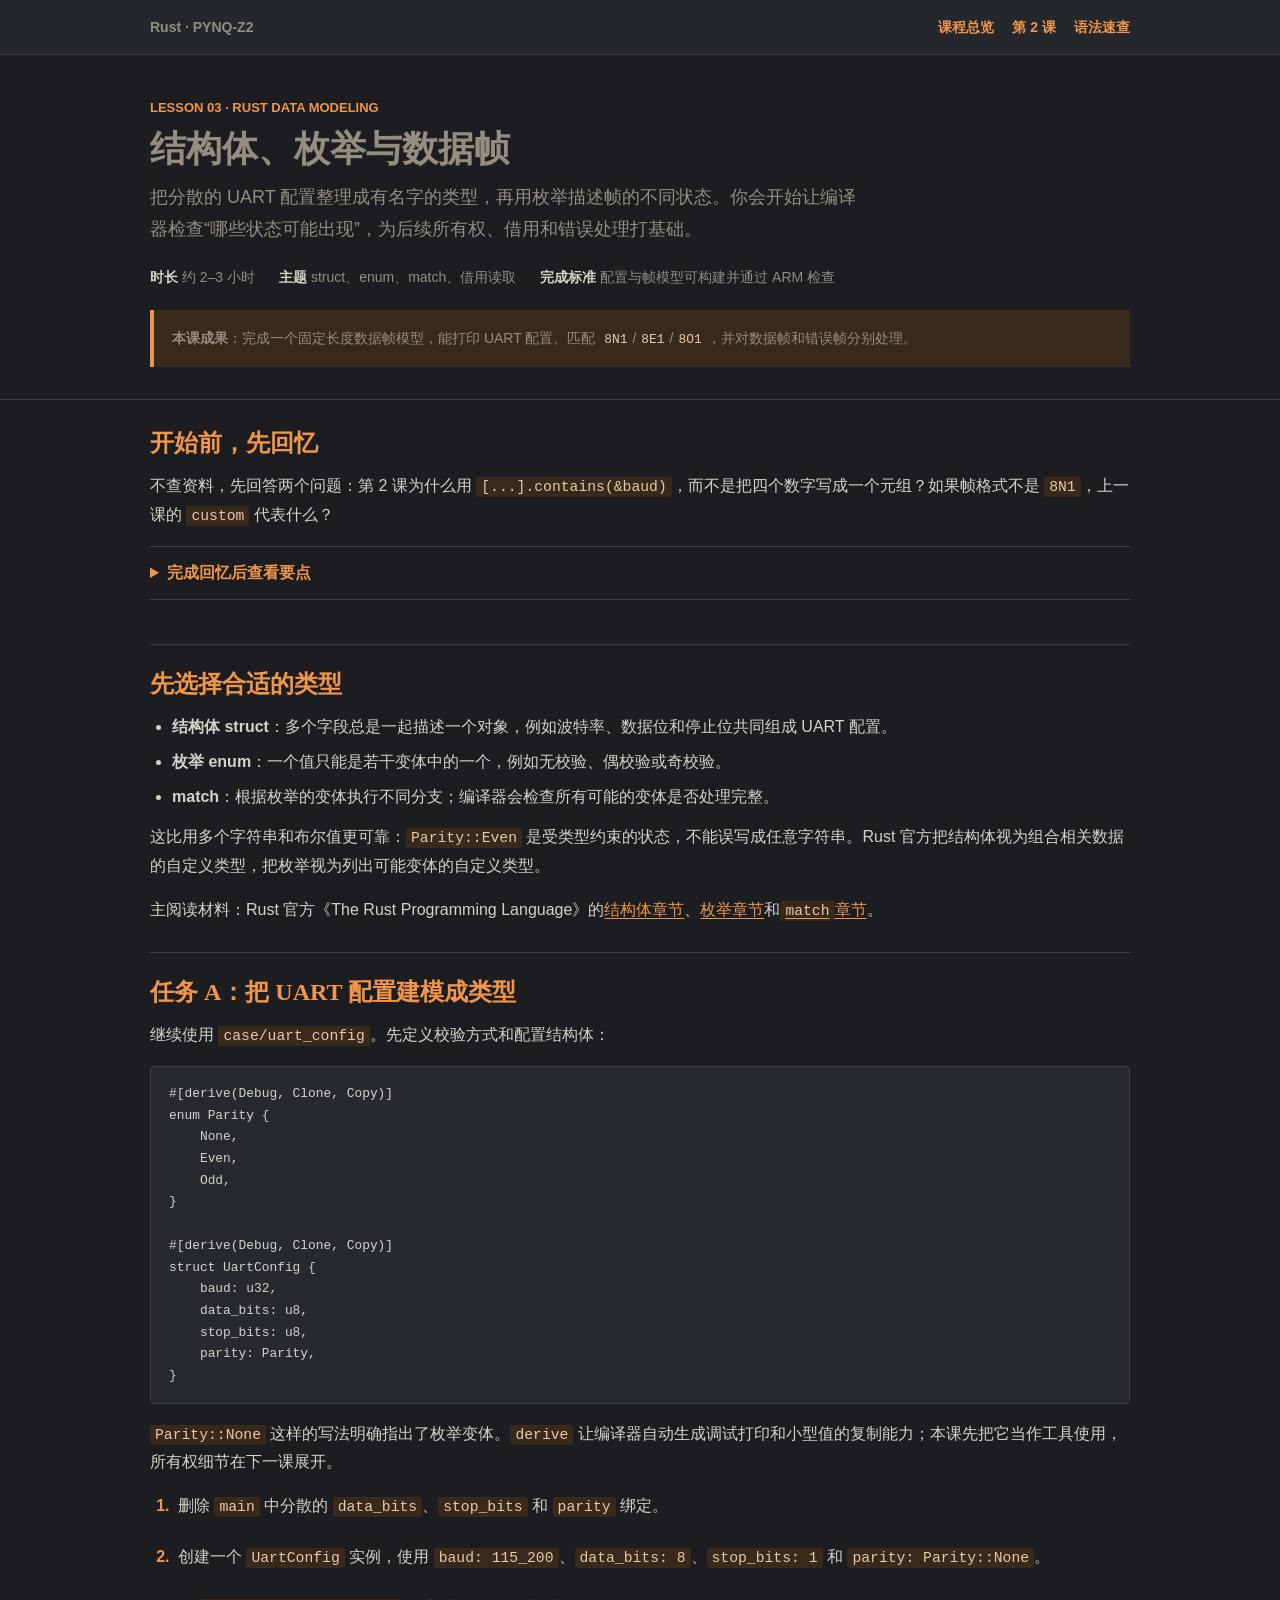
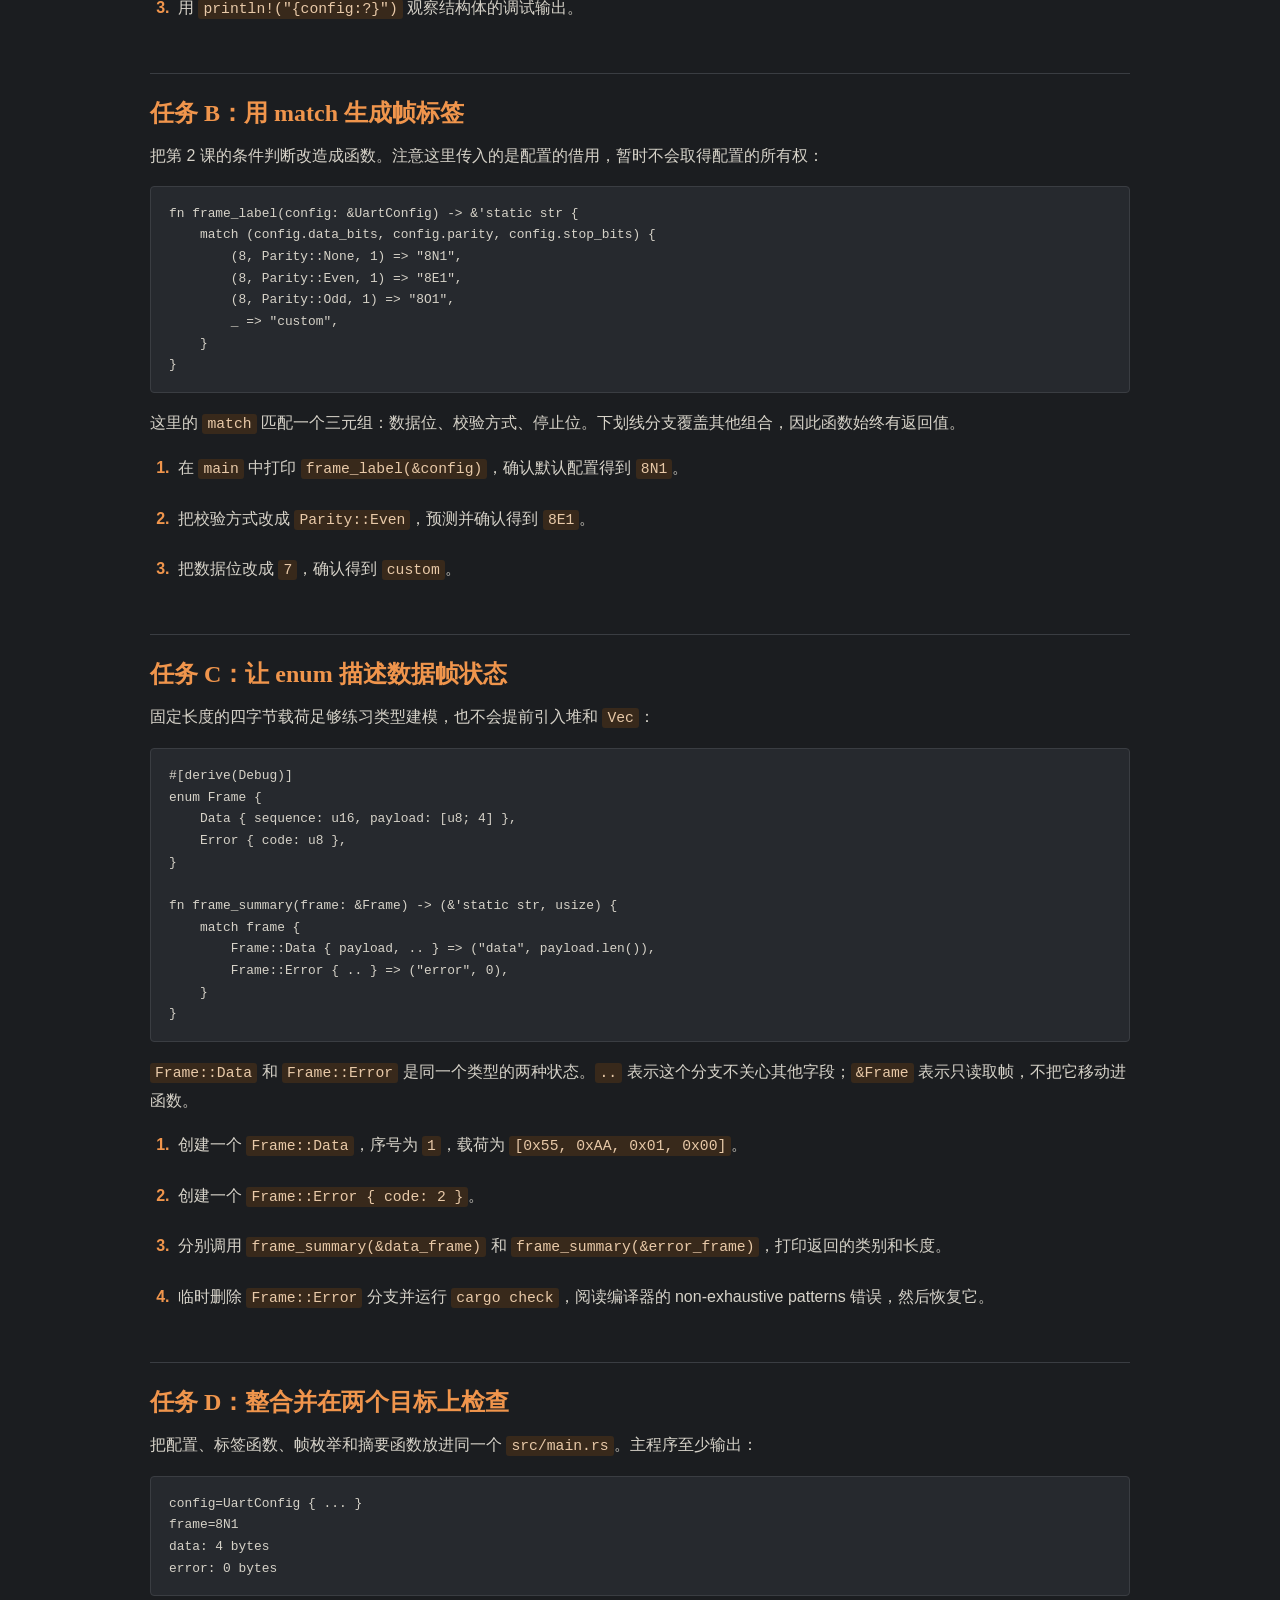
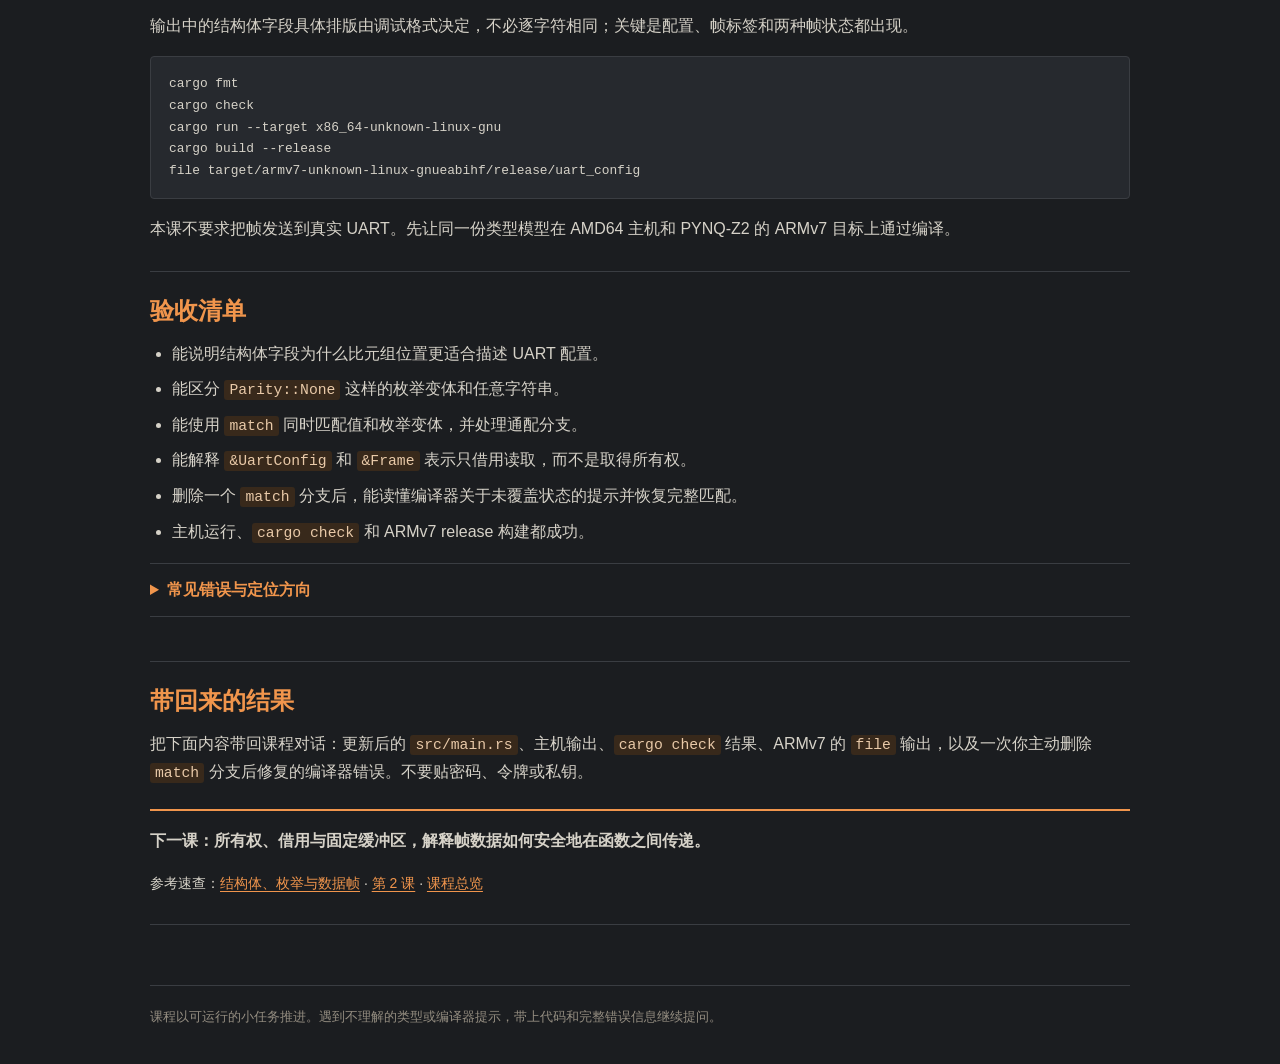
<file: lessons/0003-structs-enums-data-frames.html>
<!doctype html>
<html lang="zh-CN">
<head>
  <meta charset="utf-8">
  <meta name="viewport" content="width=device-width, initial-scale=1">
  <title>第 3 课：结构体、枚举与数据帧</title>
  <link rel="stylesheet" href="../assets/lesson.css">
</head>
<body>
  <div class="topline">
    <div class="topline-inner">
      <strong>Rust · PYNQ-Z2</strong>
      <nav aria-label="课程导航">
        <a href="../index.html">课程总览</a>
        <a href="0002-rust-expressions-types-control-flow.html">第 2 课</a>
        <a href="../reference/rust-structs-enums-frames.html">语法速查</a>
      </nav>
    </div>
  </div>
  <header class="masthead">
    <div class="topline-inner" style="display:block">
      <p class="eyebrow">Lesson 03 · Rust data modeling</p>
      <h1>结构体、枚举与数据帧</h1>
      <p class="lede">把分散的 UART 配置整理成有名字的类型，再用枚举描述帧的不同状态。你会开始让编译器检查“哪些状态可能出现”，为后续所有权、借用和错误处理打基础。</p>
      <div class="meta-row"><span><strong>时长</strong> 约 2–3 小时</span><span><strong>主题</strong> struct、enum、match、借用读取</span><span><strong>完成标准</strong> 配置与帧模型可构建并通过 ARM 检查</span></div>
      <div class="outcome"><p><strong>本课成果</strong>：完成一个固定长度数据帧模型，能打印 UART 配置、匹配 <code>8N1</code>/<code>8E1</code>/<code>8O1</code>，并对数据帧和错误帧分别处理。</p></div>
    </div>
  </header>
  <main>
    <section class="section">
      <h2>开始前，先回忆</h2>
      <p>不查资料，先回答两个问题：第 2 课为什么用 <code>[...].contains(&amp;baud)</code>，而不是把四个数字写成一个元组？如果帧格式不是 <code>8N1</code>，上一课的 <code>custom</code> 代表什么？</p>
      <details>
        <summary>完成回忆后查看要点</summary>
        <div class="answer"><p>数组表示一组可以逐个检查的候选值，元组是一个固定结构的整体；<code>custom</code> 只是练习代码中对“不是 8N1”的标签，并没有描述具体是哪一种帧。本课把这些分散的值放进有名字的类型。</p></div>
      </details>
    </section>

    <section class="section">
      <h2>先选择合适的类型</h2>
      <ul class="checks">
        <li><strong>结构体 struct</strong>：多个字段总是一起描述一个对象，例如波特率、数据位和停止位共同组成 UART 配置。</li>
        <li><strong>枚举 enum</strong>：一个值只能是若干变体中的一个，例如无校验、偶校验或奇校验。</li>
        <li><strong>match</strong>：根据枚举的变体执行不同分支；编译器会检查所有可能的变体是否处理完整。</li>
      </ul>
      <p>这比用多个字符串和布尔值更可靠：<code>Parity::Even</code> 是受类型约束的状态，不能误写成任意字符串。Rust 官方把结构体视为组合相关数据的自定义类型，把枚举视为列出可能变体的自定义类型。</p>
      <p>主阅读材料：Rust 官方《The Rust Programming Language》的<a href="https://doc.rust-lang.org/book/ch05-00-structs.html">结构体章节</a>、<a href="https://doc.rust-lang.org/book/ch06-00-enums.html">枚举章节</a>和<a href="https://doc.rust-lang.org/book/ch06-02-match.html"><code>match</code>章节</a>。</p>
    </section>

    <section class="section">
      <h2>任务 A：把 UART 配置建模成类型</h2>
      <p>继续使用 <code>case/uart_config</code>。先定义校验方式和配置结构体：</p>
      <pre><code>#[derive(Debug, Clone, Copy)]
enum Parity {
    None,
    Even,
    Odd,
}

#[derive(Debug, Clone, Copy)]
struct UartConfig {
    baud: u32,
    data_bits: u8,
    stop_bits: u8,
    parity: Parity,
}</code></pre>
      <p><code>Parity::None</code> 这样的写法明确指出了枚举变体。<code>derive</code> 让编译器自动生成调试打印和小型值的复制能力；本课先把它当作工具使用，所有权细节在下一课展开。</p>
      <ol class="steps">
        <li>删除 <code>main</code> 中分散的 <code>data_bits</code>、<code>stop_bits</code> 和 <code>parity</code> 绑定。</li>
        <li>创建一个 <code>UartConfig</code> 实例，使用 <code>baud: 115_200</code>、<code>data_bits: 8</code>、<code>stop_bits: 1</code> 和 <code>parity: Parity::None</code>。</li>
        <li>用 <code>println!("{config:?}")</code> 观察结构体的调试输出。</li>
      </ol>
    </section>

    <section class="section">
      <h2>任务 B：用 match 生成帧标签</h2>
      <p>把第 2 课的条件判断改造成函数。注意这里传入的是配置的借用，暂时不会取得配置的所有权：</p>
      <pre><code>fn frame_label(config: &amp;UartConfig) -&gt; &amp;'static str {
    match (config.data_bits, config.parity, config.stop_bits) {
        (8, Parity::None, 1) =&gt; "8N1",
        (8, Parity::Even, 1) =&gt; "8E1",
        (8, Parity::Odd, 1) =&gt; "8O1",
        _ =&gt; "custom",
    }
}</code></pre>
      <p>这里的 <code>match</code> 匹配一个三元组：数据位、校验方式、停止位。下划线分支覆盖其他组合，因此函数始终有返回值。</p>
      <ol class="steps">
        <li>在 <code>main</code> 中打印 <code>frame_label(&amp;config)</code>，确认默认配置得到 <code>8N1</code>。</li>
        <li>把校验方式改成 <code>Parity::Even</code>，预测并确认得到 <code>8E1</code>。</li>
        <li>把数据位改成 <code>7</code>，确认得到 <code>custom</code>。</li>
      </ol>
    </section>

    <section class="section">
      <h2>任务 C：让 enum 描述数据帧状态</h2>
      <p>固定长度的四字节载荷足够练习类型建模，也不会提前引入堆和 <code>Vec</code>：</p>
      <pre><code>#[derive(Debug)]
enum Frame {
    Data { sequence: u16, payload: [u8; 4] },
    Error { code: u8 },
}

fn frame_summary(frame: &amp;Frame) -&gt; (&amp;'static str, usize) {
    match frame {
        Frame::Data { payload, .. } =&gt; ("data", payload.len()),
        Frame::Error { .. } =&gt; ("error", 0),
    }
}</code></pre>
      <p><code>Frame::Data</code> 和 <code>Frame::Error</code> 是同一个类型的两种状态。<code>..</code> 表示这个分支不关心其他字段；<code>&amp;Frame</code> 表示只读取帧，不把它移动进函数。</p>
      <ol class="steps">
        <li>创建一个 <code>Frame::Data</code>，序号为 <code>1</code>，载荷为 <code>[0x55, 0xAA, 0x01, 0x00]</code>。</li>
        <li>创建一个 <code>Frame::Error { code: 2 }</code>。</li>
        <li>分别调用 <code>frame_summary(&amp;data_frame)</code> 和 <code>frame_summary(&amp;error_frame)</code>，打印返回的类别和长度。</li>
        <li>临时删除 <code>Frame::Error</code> 分支并运行 <code>cargo check</code>，阅读编译器的 non-exhaustive patterns 错误，然后恢复它。</li>
      </ol>
    </section>

    <section class="section">
      <h2>任务 D：整合并在两个目标上检查</h2>
      <p>把配置、标签函数、帧枚举和摘要函数放进同一个 <code>src/main.rs</code>。主程序至少输出：</p>
      <pre><code>config=UartConfig { ... }
frame=8N1
data: 4 bytes
error: 0 bytes</code></pre>
      <p>输出中的结构体字段具体排版由调试格式决定，不必逐字符相同；关键是配置、帧标签和两种帧状态都出现。</p>
      <pre><code>cargo fmt
cargo check
cargo run --target x86_64-unknown-linux-gnu
cargo build --release
file target/armv7-unknown-linux-gnueabihf/release/uart_config</code></pre>
      <p>本课不要求把帧发送到真实 UART。先让同一份类型模型在 AMD64 主机和 PYNQ-Z2 的 ARMv7 目标上通过编译。</p>
    </section>

    <section class="section">
      <h2>验收清单</h2>
      <ul class="checks">
        <li>能说明结构体字段为什么比元组位置更适合描述 UART 配置。</li>
        <li>能区分 <code>Parity::None</code> 这样的枚举变体和任意字符串。</li>
        <li>能使用 <code>match</code> 同时匹配值和枚举变体，并处理通配分支。</li>
        <li>能解释 <code>&amp;UartConfig</code> 和 <code>&amp;Frame</code> 表示只借用读取，而不是取得所有权。</li>
        <li>删除一个 <code>match</code> 分支后，能读懂编译器关于未覆盖状态的提示并恢复完整匹配。</li>
        <li>主机运行、<code>cargo check</code> 和 ARMv7 release 构建都成功。</li>
      </ul>
      <details>
        <summary>常见错误与定位方向</summary>
        <div class="answer">
          <ul>
            <li><code>use of undeclared type</code>：检查类型名和枚举变体是否使用大写开头，并确认定义在调用前。</li>
            <li><code>non-exhaustive patterns</code>：<code>match</code> 漏掉了枚举变体或没有使用覆盖其他情况的 <code>_</code>。</li>
            <li><code>cannot move out of</code>：函数参数可能拿到了值的所有权；本课读取结构体时使用 <code>&amp;UartConfig</code> 或 <code>&amp;Frame</code>。</li>
            <li><code>doesn't implement Debug</code>：打印 <code>{:?}</code> 的类型需要添加 <code>#[derive(Debug)]</code>。</li>
          </ul>
        </div>
      </details>
    </section>

    <section class="section">
      <h2>带回来的结果</h2>
      <p>把下面内容带回课程对话：更新后的 <code>src/main.rs</code>、主机输出、<code>cargo check</code> 结果、ARMv7 的 <code>file</code> 输出，以及一次你主动删除 <code>match</code> 分支后修复的编译器错误。不要贴密码、令牌或私钥。</p>
      <p class="next-step">下一课：所有权、借用与固定缓冲区，解释帧数据如何安全地在函数之间传递。</p>
      <p class="small">参考速查：<a href="../reference/rust-structs-enums-frames.html">结构体、枚举与数据帧</a> · <a href="0002-rust-expressions-types-control-flow.html">第 2 课</a> · <a href="../index.html">课程总览</a></p>
    </section>
  </main>
  <footer>课程以可运行的小任务推进。遇到不理解的类型或编译器提示，带上代码和完整错误信息继续提问。</footer>
</body>
</html>
</file>
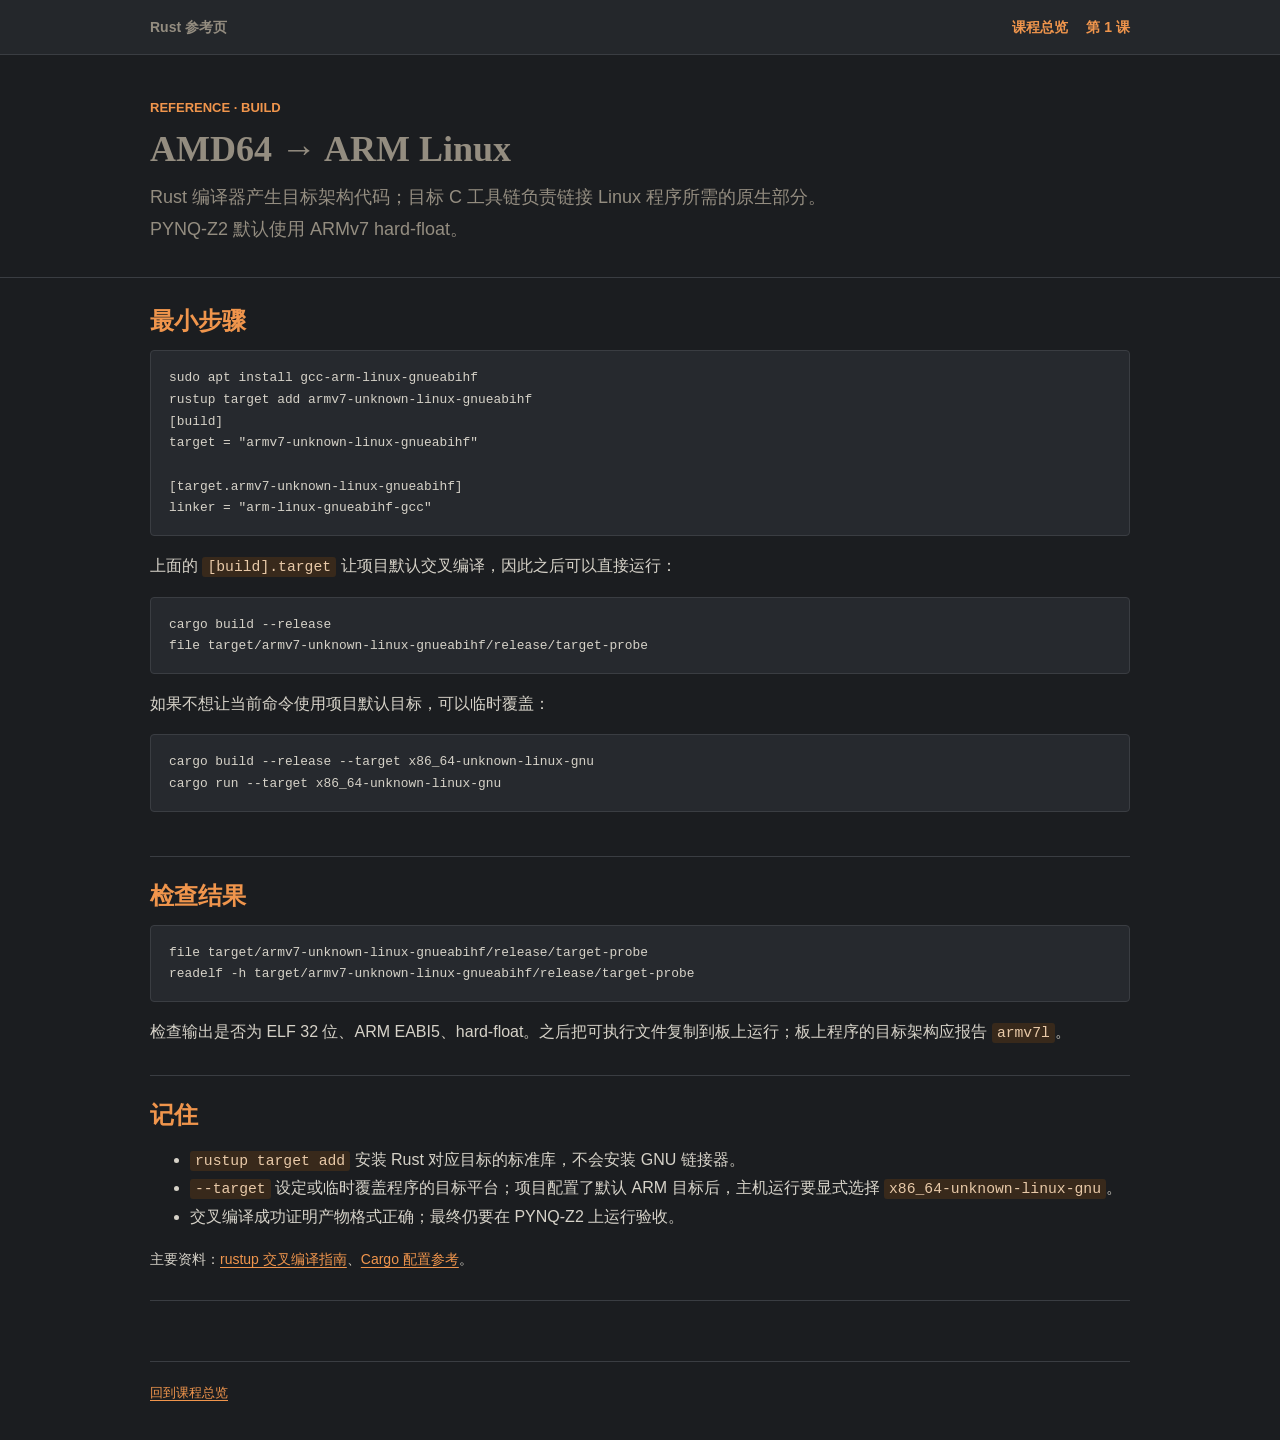
<file: reference/arm64-cross-compile.html>
<!doctype html>
<html lang="zh-CN">
<head>
  <meta charset="utf-8">
  <meta name="viewport" content="width=device-width, initial-scale=1">
  <title>速查：AMD64 到 ARM Linux 交叉编译</title>
  <link rel="stylesheet" href="../assets/lesson.css">
</head>
<body>
  <div class="topline"><div class="topline-inner"><strong>Rust 参考页</strong><nav><a href="../index.html">课程总览</a><a href="../lessons/0001-host-to-arm64.html">第 1 课</a></nav></div></div>
  <header class="masthead"><div class="topline-inner" style="display:block"><p class="eyebrow">Reference · Build</p><h1>AMD64 → ARM Linux</h1><p class="lede">Rust 编译器产生目标架构代码；目标 C 工具链负责链接 Linux 程序所需的原生部分。PYNQ-Z2 默认使用 ARMv7 hard-float。</p></div></header>
  <main>
    <section class="section">
      <h2>最小步骤</h2>
      <pre><code>sudo apt install gcc-arm-linux-gnueabihf
rustup target add armv7-unknown-linux-gnueabihf
[build]
target = "armv7-unknown-linux-gnueabihf"

[target.armv7-unknown-linux-gnueabihf]
linker = "arm-linux-gnueabihf-gcc"</code></pre>
      <p>上面的 <code>[build].target</code> 让项目默认交叉编译，因此之后可以直接运行：</p>
      <pre><code>cargo build --release
file target/armv7-unknown-linux-gnueabihf/release/target-probe</code></pre>
      <p>如果不想让当前命令使用项目默认目标，可以临时覆盖：</p>
      <pre><code>cargo build --release --target x86_64-unknown-linux-gnu
cargo run --target x86_64-unknown-linux-gnu</code></pre>
    </section>
    <section class="section">
      <h2>检查结果</h2>
      <pre><code>file target/armv7-unknown-linux-gnueabihf/release/target-probe
readelf -h target/armv7-unknown-linux-gnueabihf/release/target-probe</code></pre>
      <p>检查输出是否为 ELF 32 位、ARM EABI5、hard-float。之后把可执行文件复制到板上运行；板上程序的目标架构应报告 <code>armv7l</code>。</p>
    </section>
    <section class="section">
      <h2>记住</h2>
      <ul>
        <li><code>rustup target add</code> 安装 Rust 对应目标的标准库，不会安装 GNU 链接器。</li>
        <li><code>--target</code> 设定或临时覆盖程序的目标平台；项目配置了默认 ARM 目标后，主机运行要显式选择 <code>x86_64-unknown-linux-gnu</code>。</li>
        <li>交叉编译成功证明产物格式正确；最终仍要在 PYNQ-Z2 上运行验收。</li>
      </ul>
      <p class="small">主要资料：<a href="https://rust-lang.github.io/rustup/cross-compilation.html">rustup 交叉编译指南</a>、<a href="https://doc.rust-lang.org/cargo/reference/config.html">Cargo 配置参考</a>。</p>
    </section>
  </main>
  <footer><a href="../index.html">回到课程总览</a></footer>
</body>
</html>
</file>
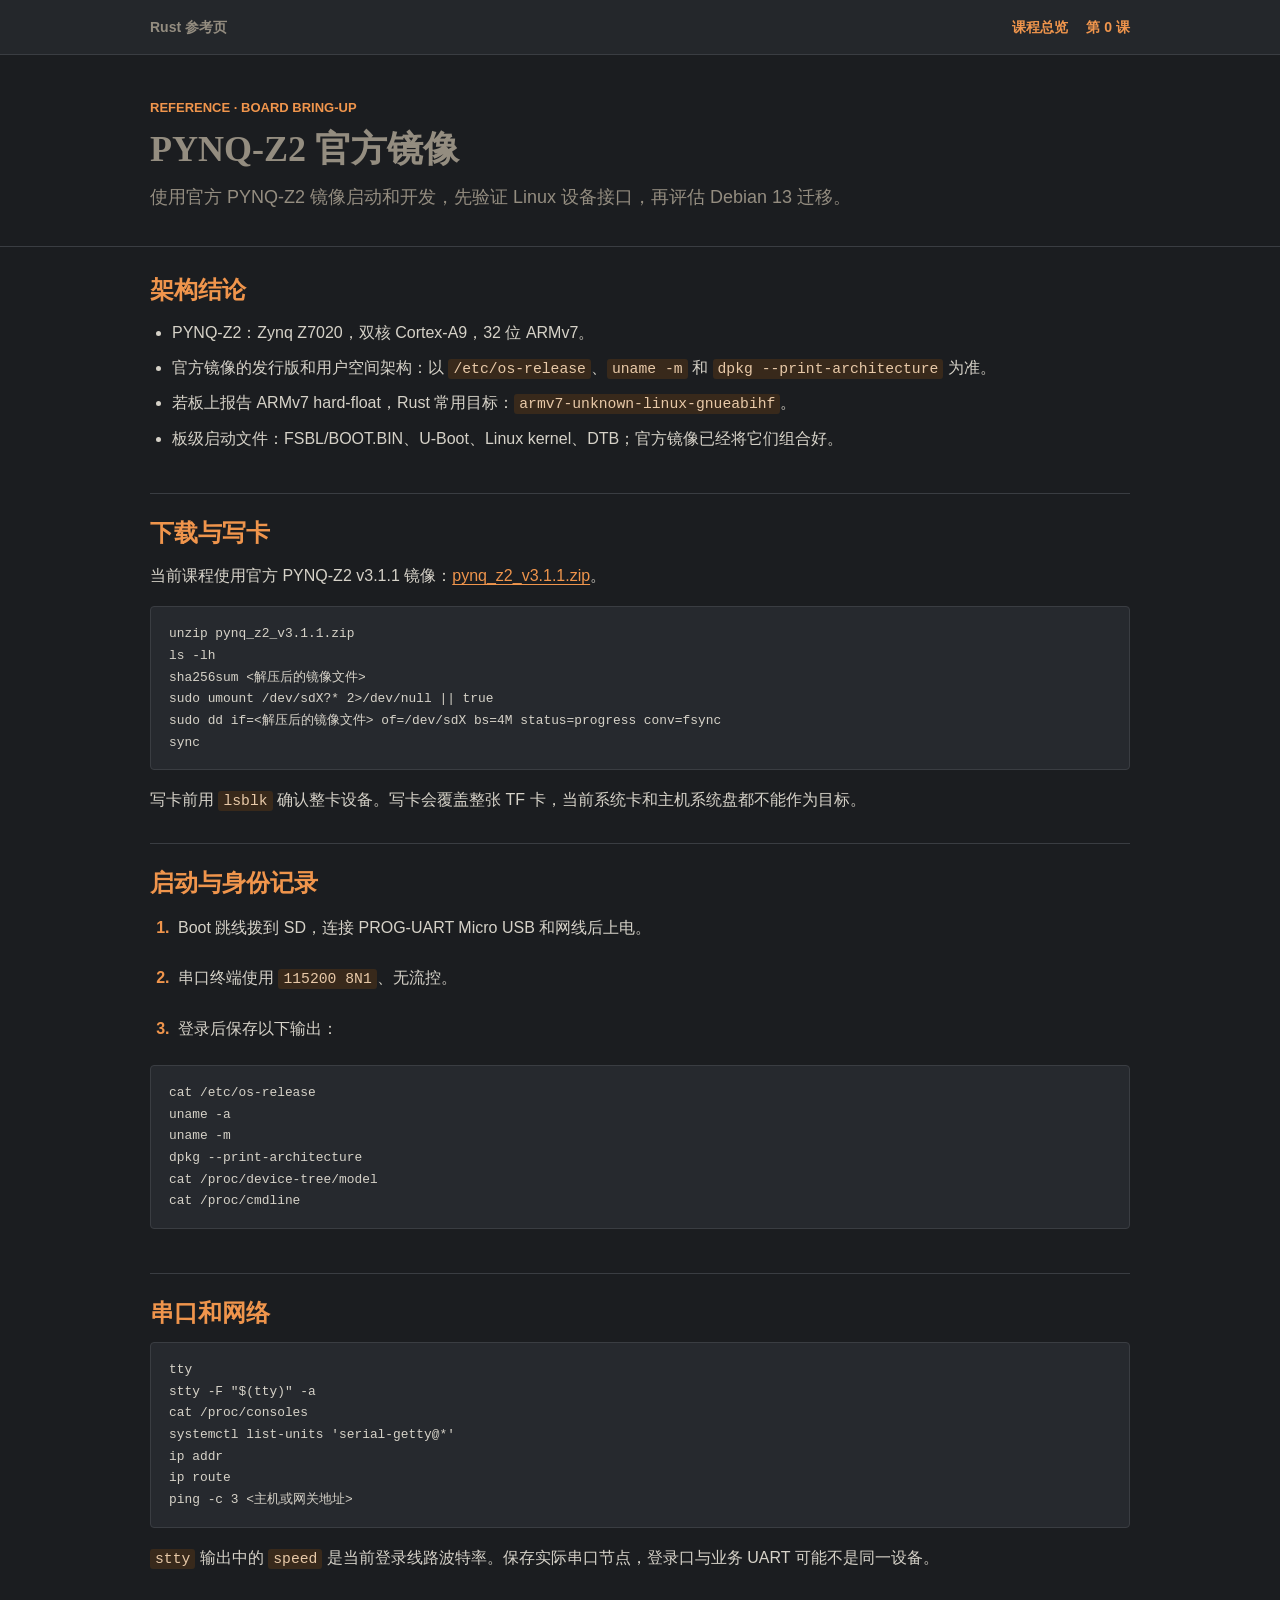
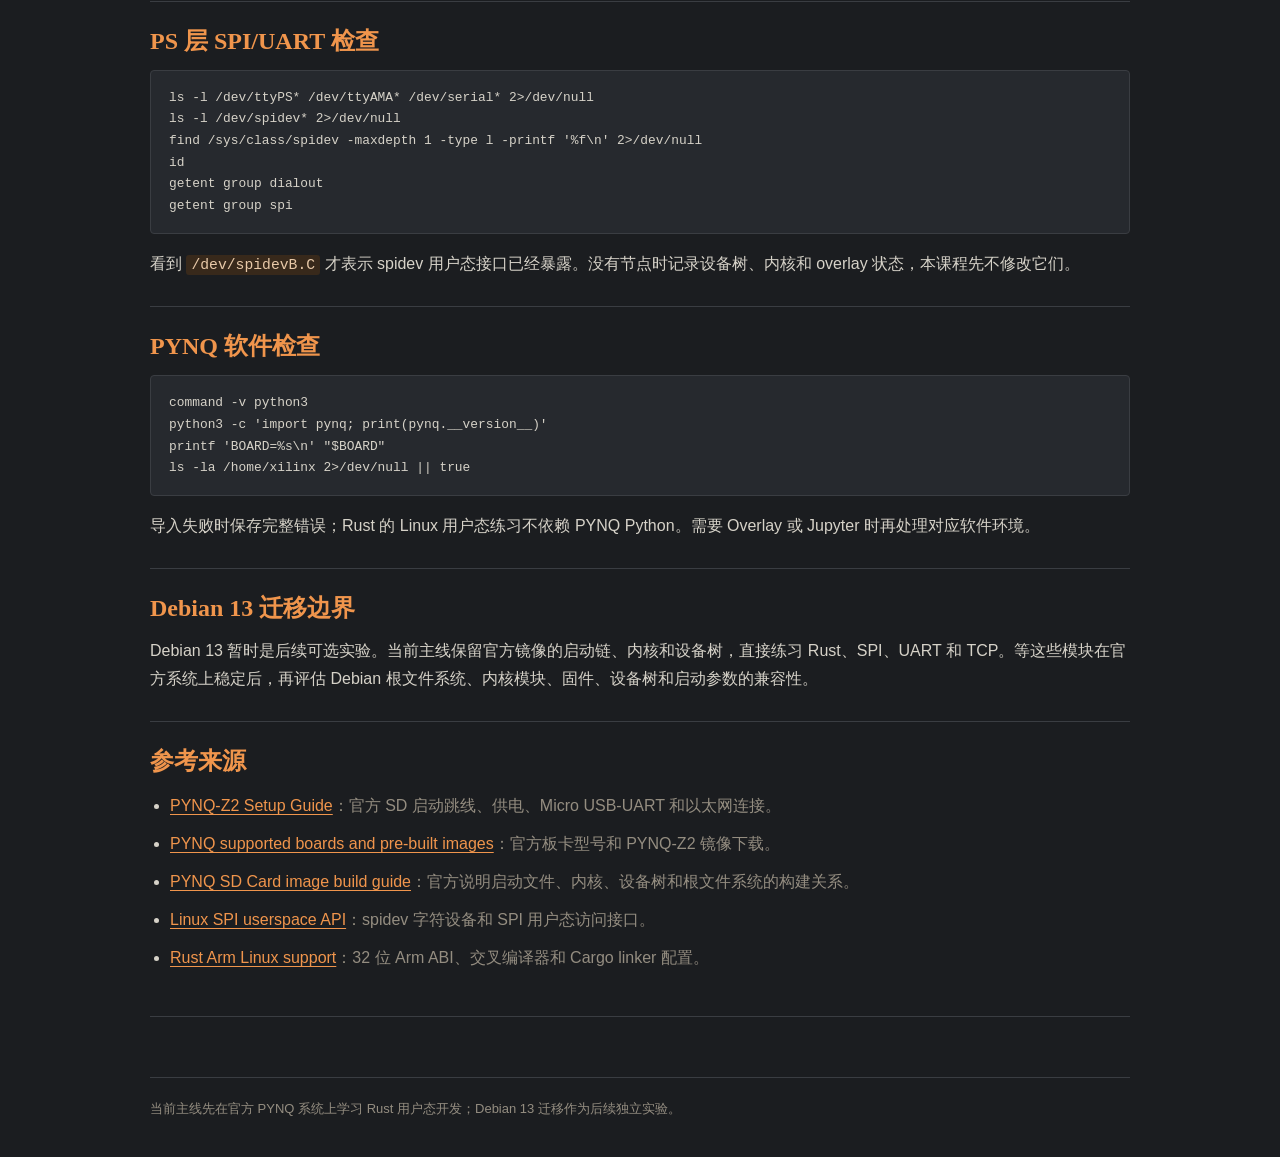
<file: reference/pynq-z2-debian13.html>
<!doctype html>
<html lang="zh-CN">
<head>
  <meta charset="utf-8">
  <meta name="viewport" content="width=device-width, initial-scale=1">
  <title>速查：PYNQ-Z2 官方镜像系统搭建</title>
  <link rel="stylesheet" href="../assets/lesson.css">
</head>
<body>
  <div class="topline"><div class="topline-inner"><strong>Rust 参考页</strong><nav><a href="../index.html">课程总览</a><a href="../lessons/0000-pynq-z2-debian13.html">第 0 课</a></nav></div></div>
  <header class="masthead"><div class="topline-inner" style="display:block"><p class="eyebrow">Reference · Board bring-up</p><h1>PYNQ-Z2 官方镜像</h1><p class="lede">使用官方 PYNQ-Z2 镜像启动和开发，先验证 Linux 设备接口，再评估 Debian 13 迁移。</p></div></header>
  <main>
    <section class="section">
      <h2>架构结论</h2>
      <ul class="checks">
        <li>PYNQ-Z2：Zynq Z7020，双核 Cortex-A9，32 位 ARMv7。</li>
        <li>官方镜像的发行版和用户空间架构：以 <code>/etc/os-release</code>、<code>uname -m</code> 和 <code>dpkg --print-architecture</code> 为准。</li>
        <li>若板上报告 ARMv7 hard-float，Rust 常用目标：<code>armv7-unknown-linux-gnueabihf</code>。</li>
        <li>板级启动文件：FSBL/BOOT.BIN、U-Boot、Linux kernel、DTB；官方镜像已经将它们组合好。</li>
      </ul>
    </section>
    <section class="section">
      <h2>下载与写卡</h2>
      <p>当前课程使用官方 PYNQ-Z2 v3.1.1 镜像：<a href="https://download.amd.com/opendownload/pynq/pynq_z2_v3.1.1.zip">pynq_z2_v3.1.1.zip</a>。</p>
      <pre><code>unzip pynq_z2_v3.1.1.zip
ls -lh
sha256sum &lt;解压后的镜像文件&gt;
sudo umount /dev/sdX?* 2&gt;/dev/null || true
sudo dd if=&lt;解压后的镜像文件&gt; of=/dev/sdX bs=4M status=progress conv=fsync
sync</code></pre>
      <p>写卡前用 <code>lsblk</code> 确认整卡设备。写卡会覆盖整张 TF 卡，当前系统卡和主机系统盘都不能作为目标。</p>
    </section>
    <section class="section">
      <h2>启动与身份记录</h2>
      <ol class="steps">
        <li>Boot 跳线拨到 SD，连接 PROG-UART Micro USB 和网线后上电。</li>
        <li>串口终端使用 <code>115200 8N1</code>、无流控。</li>
        <li>登录后保存以下输出：</li>
      </ol>
      <pre><code>cat /etc/os-release
uname -a
uname -m
dpkg --print-architecture
cat /proc/device-tree/model
cat /proc/cmdline</code></pre>
    </section>
    <section class="section">
      <h2>串口和网络</h2>
      <pre><code>tty
stty -F "$(tty)" -a
cat /proc/consoles
systemctl list-units 'serial-getty@*'
ip addr
ip route
ping -c 3 &lt;主机或网关地址&gt;</code></pre>
      <p><code>stty</code> 输出中的 <code>speed</code> 是当前登录线路波特率。保存实际串口节点，登录口与业务 UART 可能不是同一设备。</p>
    </section>
    <section class="section">
      <h2>PS 层 SPI/UART 检查</h2>
      <pre><code>ls -l /dev/ttyPS* /dev/ttyAMA* /dev/serial* 2&gt;/dev/null
ls -l /dev/spidev* 2&gt;/dev/null
find /sys/class/spidev -maxdepth 1 -type l -printf '%f\n' 2&gt;/dev/null
id
getent group dialout
getent group spi</code></pre>
      <p>看到 <code>/dev/spidevB.C</code> 才表示 spidev 用户态接口已经暴露。没有节点时记录设备树、内核和 overlay 状态，本课程先不修改它们。</p>
    </section>
    <section class="section">
      <h2>PYNQ 软件检查</h2>
      <pre><code>command -v python3
python3 -c 'import pynq; print(pynq.__version__)'
printf 'BOARD=%s\n' "$BOARD"
ls -la /home/xilinx 2&gt;/dev/null || true</code></pre>
      <p>导入失败时保存完整错误；Rust 的 Linux 用户态练习不依赖 PYNQ Python。需要 Overlay 或 Jupyter 时再处理对应软件环境。</p>
    </section>
    <section class="section">
      <h2>Debian 13 迁移边界</h2>
      <p>Debian 13 暂时是后续可选实验。当前主线保留官方镜像的启动链、内核和设备树，直接练习 Rust、SPI、UART 和 TCP。等这些模块在官方系统上稳定后，再评估 Debian 根文件系统、内核模块、固件、设备树和启动参数的兼容性。</p>
    </section>
    <section class="section">
      <h2>参考来源</h2>
      <ul class="resource-list">
        <li><a href="https://pynq.readthedocs.io/en/latest/getting_started/pynq_z2_setup.html">PYNQ-Z2 Setup Guide</a><span>：官方 SD 启动跳线、供电、Micro USB-UART 和以太网连接。</span></li>
        <li><a href="https://www.pynq.io/boards.html">PYNQ supported boards and pre-built images</a><span>：官方板卡型号和 PYNQ-Z2 镜像下载。</span></li>
        <li><a href="https://github.com/Xilinx/PYNQ/blob/master/docs/source/pynq_sd_card.rst">PYNQ SD Card image build guide</a><span>：官方说明启动文件、内核、设备树和根文件系统的构建关系。</span></li>
        <li><a href="https://docs.kernel.org/spi/spidev.html">Linux SPI userspace API</a><span>：spidev 字符设备和 SPI 用户态访问接口。</span></li>
        <li><a href="https://doc.rust-lang.org/rustc/platform-support/arm-linux.html">Rust Arm Linux support</a><span>：32 位 Arm ABI、交叉编译器和 Cargo linker 配置。</span></li>
      </ul>
    </section>
  </main>
  <footer>当前主线先在官方 PYNQ 系统上学习 Rust 用户态开发；Debian 13 迁移作为后续独立实验。</footer>
</body>
</html>
</file>
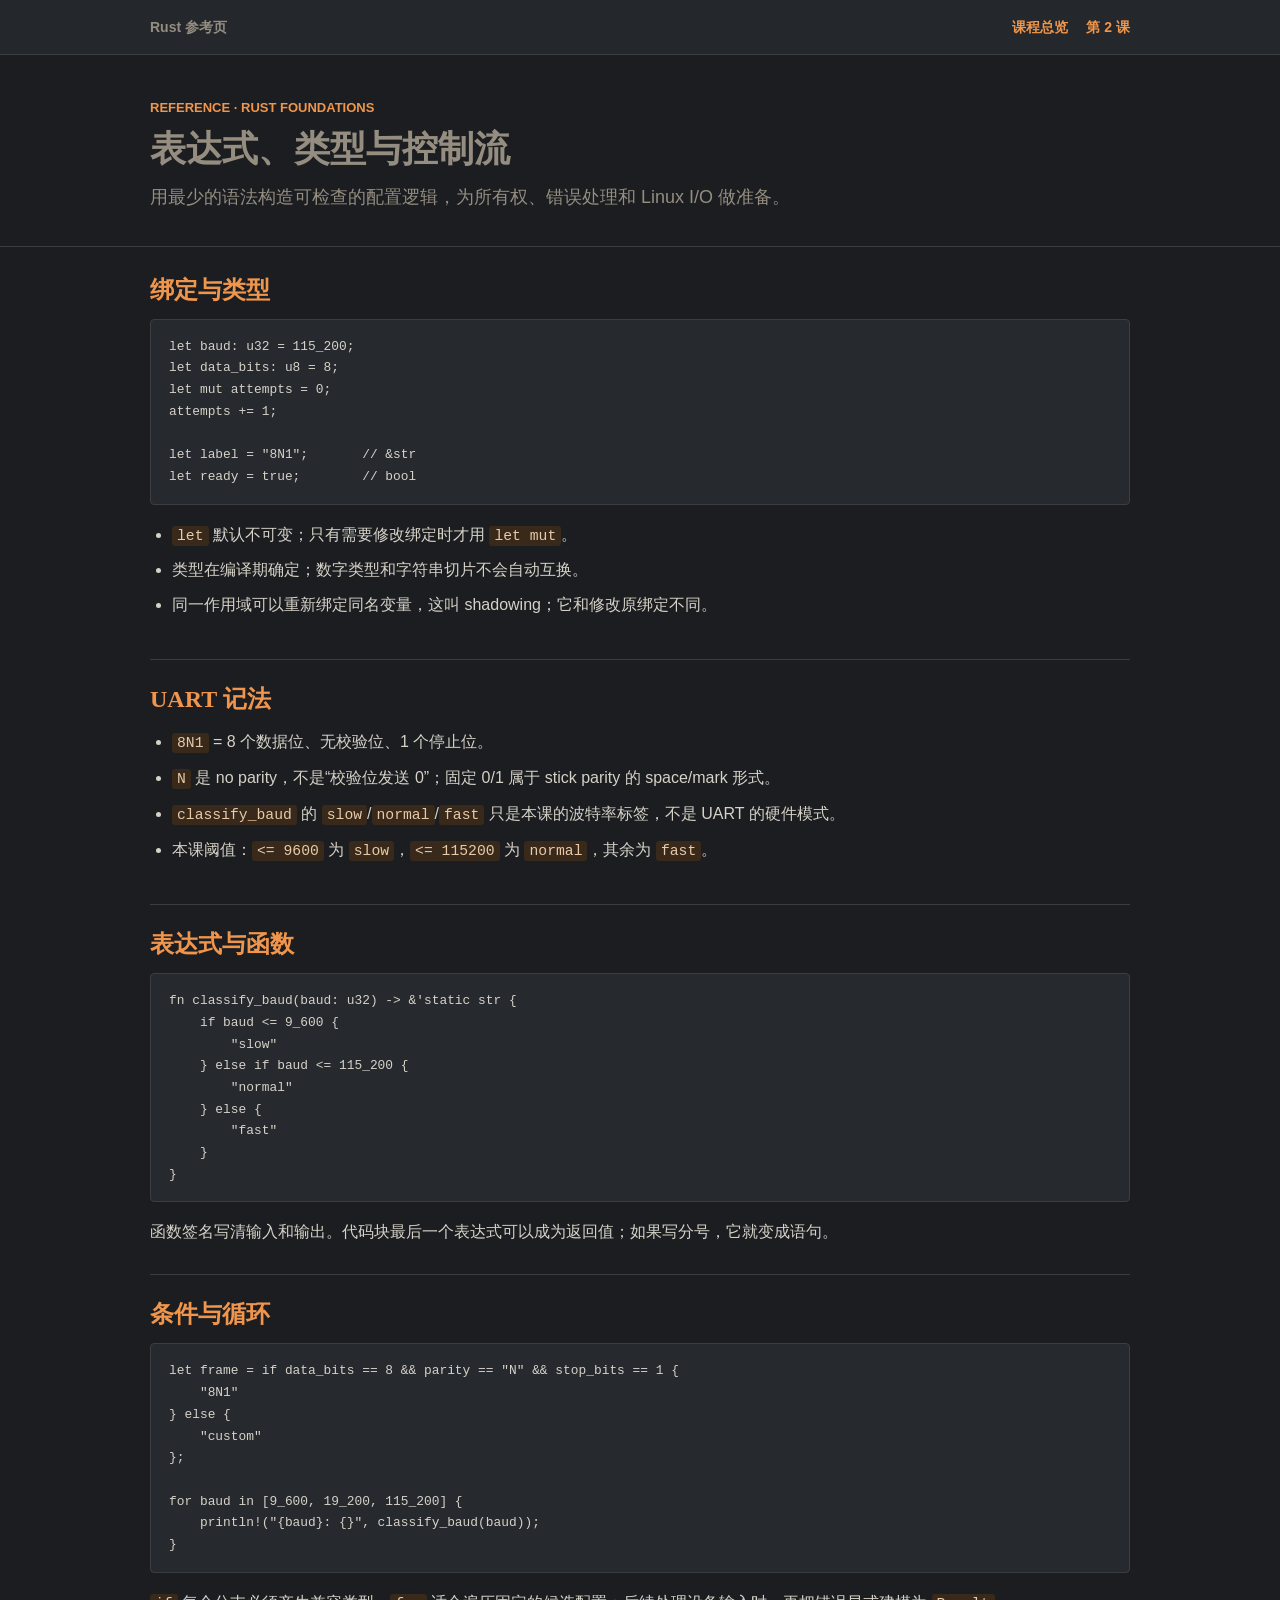
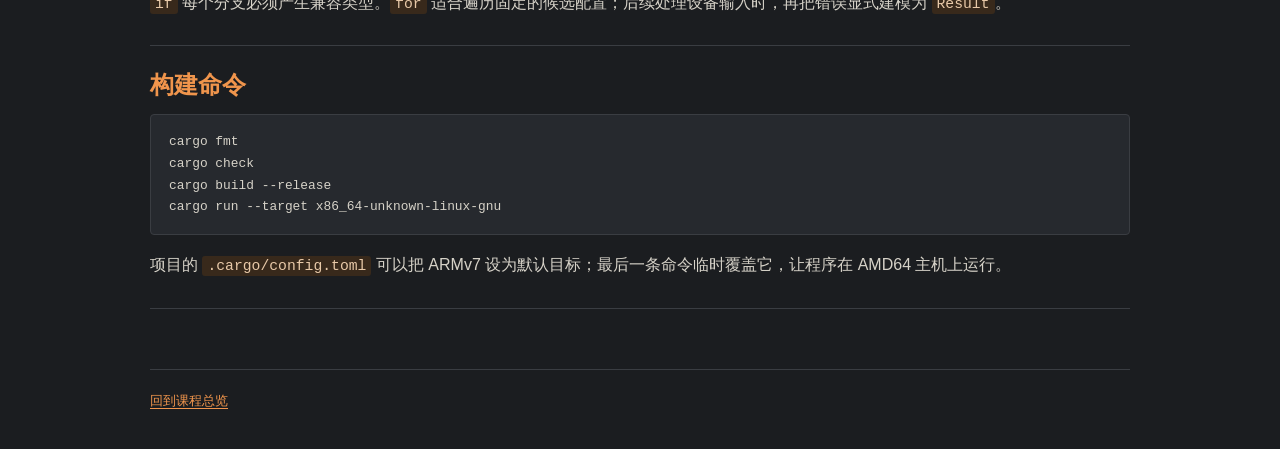
<file: reference/rust-expressions-control-flow.html>
<!doctype html>
<html lang="zh-CN">
<head>
  <meta charset="utf-8">
  <meta name="viewport" content="width=device-width, initial-scale=1">
  <title>速查：Rust 表达式、类型与控制流</title>
  <link rel="stylesheet" href="../assets/lesson.css">
</head>
<body>
  <div class="topline"><div class="topline-inner"><strong>Rust 参考页</strong><nav><a href="../index.html">课程总览</a><a href="../lessons/0002-rust-expressions-types-control-flow.html">第 2 课</a></nav></div></div>
  <header class="masthead"><div class="topline-inner" style="display:block"><p class="eyebrow">Reference · Rust foundations</p><h1>表达式、类型与控制流</h1><p class="lede">用最少的语法构造可检查的配置逻辑，为所有权、错误处理和 Linux I/O 做准备。</p></div></header>
  <main>
    <section class="section">
      <h2>绑定与类型</h2>
      <pre><code>let baud: u32 = 115_200;
let data_bits: u8 = 8;
let mut attempts = 0;
attempts += 1;

let label = "8N1";       // &amp;str
let ready = true;        // bool</code></pre>
      <ul class="checks">
        <li><code>let</code> 默认不可变；只有需要修改绑定时才用 <code>let mut</code>。</li>
        <li>类型在编译期确定；数字类型和字符串切片不会自动互换。</li>
        <li>同一作用域可以重新绑定同名变量，这叫 shadowing；它和修改原绑定不同。</li>
      </ul>
    </section>
    <section class="section">
      <h2>UART 记法</h2>
      <ul class="checks">
        <li><code>8N1</code> = 8 个数据位、无校验位、1 个停止位。</li>
        <li><code>N</code> 是 no parity，不是“校验位发送 0”；固定 0/1 属于 stick parity 的 space/mark 形式。</li>
        <li><code>classify_baud</code> 的 <code>slow</code>/<code>normal</code>/<code>fast</code> 只是本课的波特率标签，不是 UART 的硬件模式。</li>
        <li>本课阈值：<code>&lt;= 9600</code> 为 <code>slow</code>，<code>&lt;= 115200</code> 为 <code>normal</code>，其余为 <code>fast</code>。</li>
      </ul>
    </section>
    <section class="section">
      <h2>表达式与函数</h2>
      <pre><code>fn classify_baud(baud: u32) -&gt; &amp;'static str {
    if baud &lt;= 9_600 {
        "slow"
    } else if baud &lt;= 115_200 {
        "normal"
    } else {
        "fast"
    }
}</code></pre>
      <p>函数签名写清输入和输出。代码块最后一个表达式可以成为返回值；如果写分号，它就变成语句。</p>
    </section>
    <section class="section">
      <h2>条件与循环</h2>
      <pre><code>let frame = if data_bits == 8 &amp;&amp; parity == "N" &amp;&amp; stop_bits == 1 {
    "8N1"
} else {
    "custom"
};

for baud in [9_600, 19_200, 115_200] {
    println!("{baud}: {}", classify_baud(baud));
}</code></pre>
      <p><code>if</code> 每个分支必须产生兼容类型。<code>for</code> 适合遍历固定的候选配置；后续处理设备输入时，再把错误显式建模为 <code>Result</code>。</p>
    </section>
    <section class="section">
      <h2>构建命令</h2>
      <pre><code>cargo fmt
cargo check
cargo build --release
cargo run --target x86_64-unknown-linux-gnu</code></pre>
      <p>项目的 <code>.cargo/config.toml</code> 可以把 ARMv7 设为默认目标；最后一条命令临时覆盖它，让程序在 AMD64 主机上运行。</p>
    </section>
  </main>
  <footer><a href="../index.html">回到课程总览</a></footer>
</body>
</html>
</file>
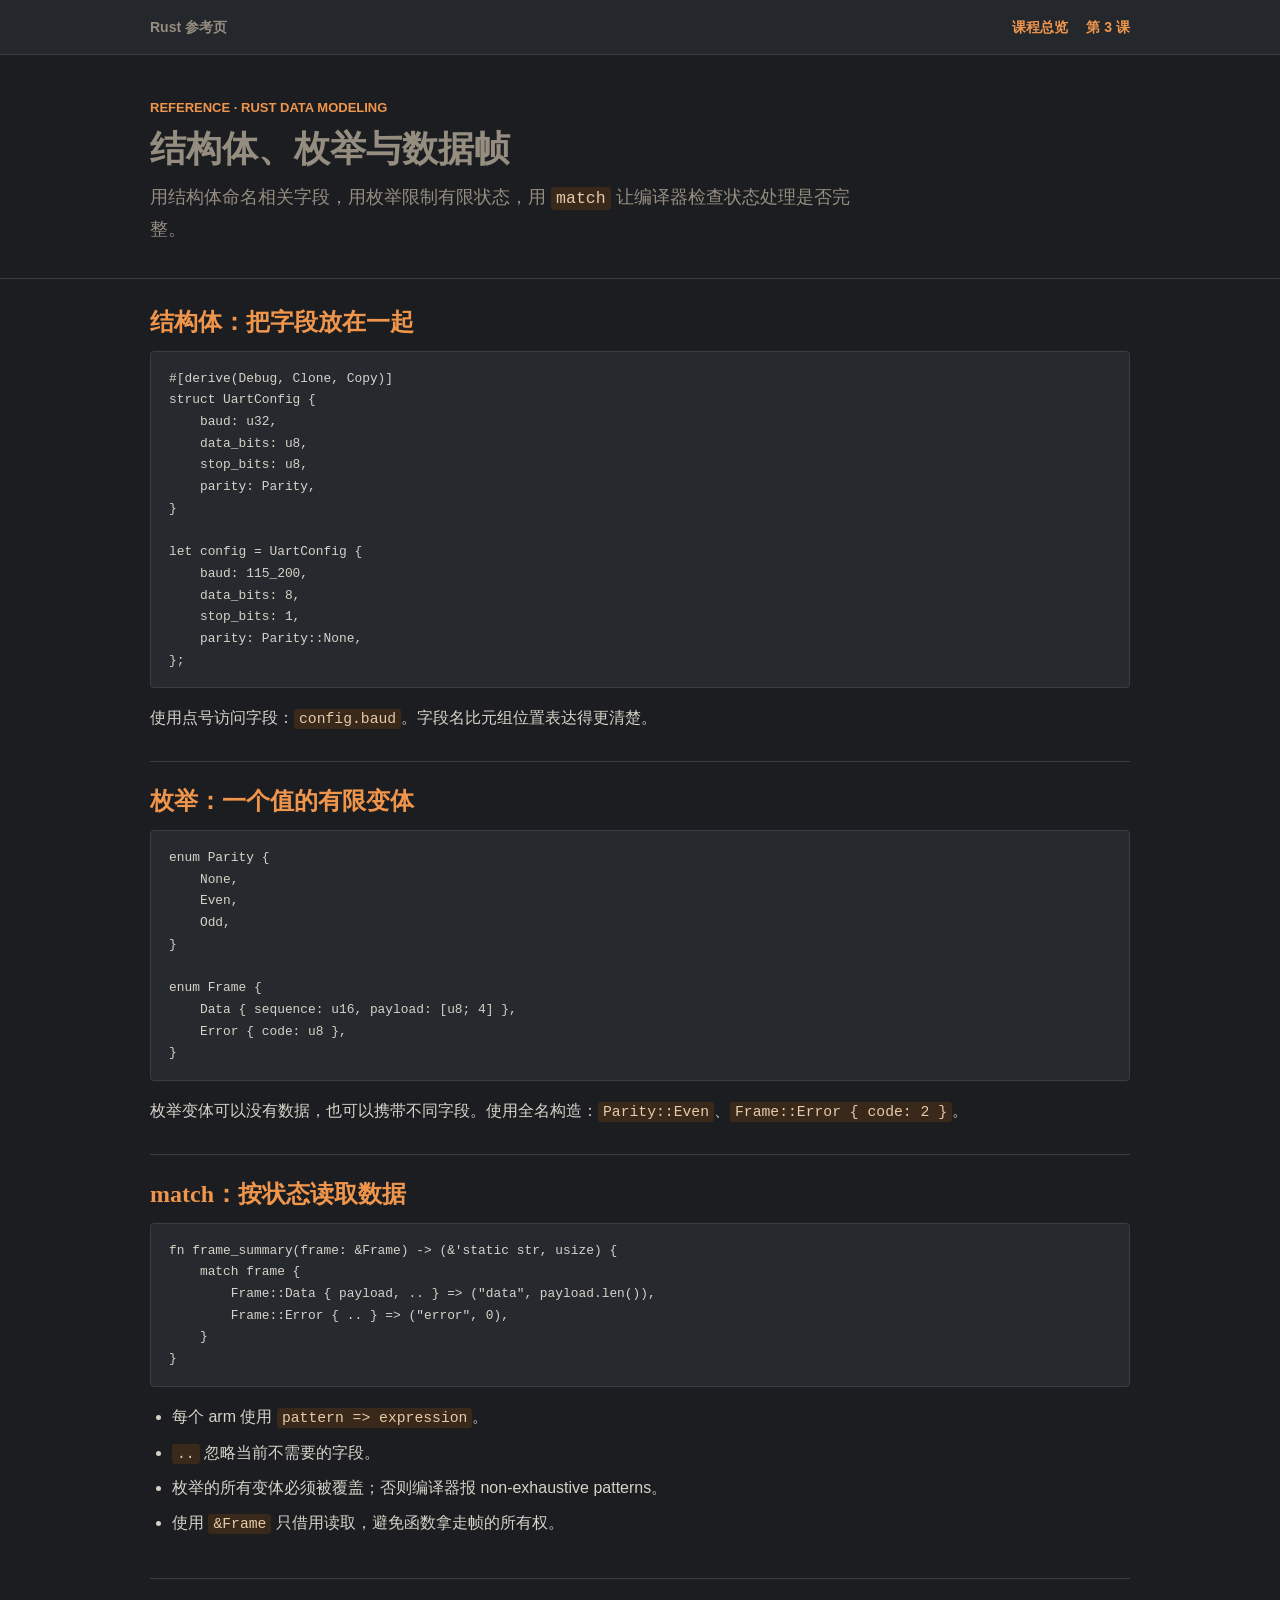
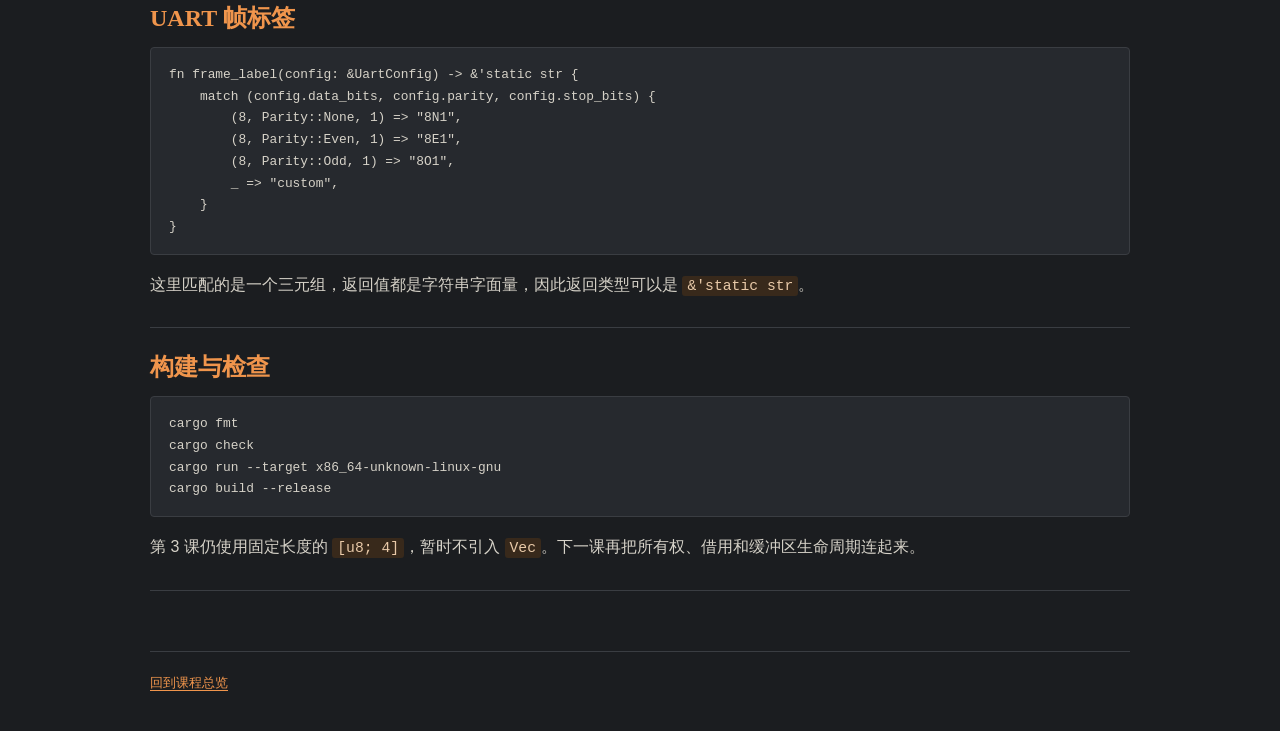
<file: reference/rust-structs-enums-frames.html>
<!doctype html>
<html lang="zh-CN">
<head>
  <meta charset="utf-8">
  <meta name="viewport" content="width=device-width, initial-scale=1">
  <title>速查：Rust 结构体、枚举与数据帧</title>
  <link rel="stylesheet" href="../assets/lesson.css">
</head>
<body>
  <div class="topline"><div class="topline-inner"><strong>Rust 参考页</strong><nav><a href="../index.html">课程总览</a><a href="../lessons/0003-structs-enums-data-frames.html">第 3 课</a></nav></div></div>
  <header class="masthead"><div class="topline-inner" style="display:block"><p class="eyebrow">Reference · Rust data modeling</p><h1>结构体、枚举与数据帧</h1><p class="lede">用结构体命名相关字段，用枚举限制有限状态，用 <code>match</code> 让编译器检查状态处理是否完整。</p></div></header>
  <main>
    <section class="section">
      <h2>结构体：把字段放在一起</h2>
      <pre><code>#[derive(Debug, Clone, Copy)]
struct UartConfig {
    baud: u32,
    data_bits: u8,
    stop_bits: u8,
    parity: Parity,
}

let config = UartConfig {
    baud: 115_200,
    data_bits: 8,
    stop_bits: 1,
    parity: Parity::None,
};</code></pre>
      <p>使用点号访问字段：<code>config.baud</code>。字段名比元组位置表达得更清楚。</p>
    </section>
    <section class="section">
      <h2>枚举：一个值的有限变体</h2>
      <pre><code>enum Parity {
    None,
    Even,
    Odd,
}

enum Frame {
    Data { sequence: u16, payload: [u8; 4] },
    Error { code: u8 },
}</code></pre>
      <p>枚举变体可以没有数据，也可以携带不同字段。使用全名构造：<code>Parity::Even</code>、<code>Frame::Error { code: 2 }</code>。</p>
    </section>
    <section class="section">
      <h2>match：按状态读取数据</h2>
      <pre><code>fn frame_summary(frame: &amp;Frame) -&gt; (&amp;'static str, usize) {
    match frame {
        Frame::Data { payload, .. } =&gt; ("data", payload.len()),
        Frame::Error { .. } =&gt; ("error", 0),
    }
}</code></pre>
      <ul class="checks">
        <li>每个 arm 使用 <code>pattern =&gt; expression</code>。</li>
        <li><code>..</code> 忽略当前不需要的字段。</li>
        <li>枚举的所有变体必须被覆盖；否则编译器报 non-exhaustive patterns。</li>
        <li>使用 <code>&amp;Frame</code> 只借用读取，避免函数拿走帧的所有权。</li>
      </ul>
    </section>
    <section class="section">
      <h2>UART 帧标签</h2>
      <pre><code>fn frame_label(config: &amp;UartConfig) -&gt; &amp;'static str {
    match (config.data_bits, config.parity, config.stop_bits) {
        (8, Parity::None, 1) =&gt; "8N1",
        (8, Parity::Even, 1) =&gt; "8E1",
        (8, Parity::Odd, 1) =&gt; "8O1",
        _ =&gt; "custom",
    }
}</code></pre>
      <p>这里匹配的是一个三元组，返回值都是字符串字面量，因此返回类型可以是 <code>&amp;'static str</code>。</p>
    </section>
    <section class="section">
      <h2>构建与检查</h2>
      <pre><code>cargo fmt
cargo check
cargo run --target x86_64-unknown-linux-gnu
cargo build --release</code></pre>
      <p>第 3 课仍使用固定长度的 <code>[u8; 4]</code>，暂时不引入 <code>Vec</code>。下一课再把所有权、借用和缓冲区生命周期连起来。</p>
    </section>
  </main>
  <footer><a href="../index.html">回到课程总览</a></footer>
</body>
</html>
</file>
<file: assets/lesson.css>
:root {
  color-scheme: dark;
  --ink: #d6d2c8;
  --muted: #948d80;
  --line: #3a3d42;
  --paper: #1b1d20;
  --surface: #24272b;
  --accent: #f0954c;
  --accent-strong: #c2571a;
  --accent-soft: #38291b;
  --code: #26292e;
  --code-ink: #d6d2c8;
  --ok: #7ed09a;
  --warn: #ef8b78;
  --warn-soft: #3d2723;
  --serif: "Source Han Serif SC", "Noto Serif CJK SC", "Songti SC", serif;
  --sans: "Source Han Sans SC", "Noto Sans CJK SC", "PingFang SC", "Microsoft YaHei", sans-serif;
  --mono: "JetBrains Mono", "Fira Code", Consolas, "Courier New", monospace;
  --max-width: 980px;
}

* { box-sizing: border-box; }

html { background: var(--paper); color: var(--ink); }

body {
  margin: 0;
  font-family: var(--sans);
  font-size: 16px;
  line-height: 1.75;
}

a { color: var(--accent); text-decoration-thickness: 1px; text-underline-offset: 3px; }
a:hover { color: var(--warn); }

.topline {
  border-bottom: 1px solid var(--line);
  background: var(--surface);
}

.topline-inner, main, footer {
  width: min(var(--max-width), calc(100% - 40px));
  margin: 0 auto;
}

.topline-inner {
  display: flex;
  align-items: center;
  justify-content: space-between;
  gap: 16px;
  min-height: 54px;
  color: var(--muted);
  font-size: 14px;
}

.topline nav { display: flex; flex-wrap: wrap; gap: 18px; }
.topline a { font-weight: 650; text-decoration: none; }

.masthead {
  padding: 42px 0 32px;
  border-bottom: 1px solid var(--line);
}

.eyebrow {
  margin: 0 0 8px;
  color: var(--accent);
  font-size: 13px;
  font-weight: 750;
  text-transform: uppercase;
}

h1, h2, h3, p { margin-top: 0; }
h1, h2, h3 { font-family: var(--serif); }
h1 { max-width: 760px; margin-bottom: 12px; font-size: 36px; line-height: 1.18; }
h2 { margin: 0 0 14px; color: var(--accent); font-size: 24px; line-height: 1.25; }
h3 { margin: 25px 0 8px; font-size: 18px; line-height: 1.35; }
.lede { max-width: 720px; margin-bottom: 0; color: var(--muted); font-size: 18px; }

main { padding: 28px 0 60px; }
.section { padding: 24px 0 28px; border-bottom: 1px solid var(--line); }
.section:first-child { padding-top: 0; }
.section p:last-child { margin-bottom: 0; }
.muted { color: var(--muted); }
.small { font-size: 14px; }

.meta-row { display: flex; flex-wrap: wrap; gap: 10px 24px; margin-top: 20px; color: var(--muted); font-size: 14px; }
.meta-row strong { color: var(--ink); }

.outcome {
  margin: 20px 0 0;
  padding: 16px 18px;
  border-left: 4px solid var(--accent);
  background: var(--accent-soft);
}
.outcome p { margin: 0; }

.flow {
  display: grid;
  grid-template-columns: repeat(4, minmax(0, 1fr));
  align-items: stretch;
  gap: 26px;
  margin: 24px 0 0;
  padding: 0;
  list-style: none;
}
.flow li {
  position: relative;
  min-height: 100px;
  padding: 14px;
  border: 1px solid var(--line);
  background: var(--surface);
}
.flow li:not(:last-child)::after {
  position: absolute;
  top: 38px;
  right: -21px;
  width: 16px;
  content: "→";
  color: var(--accent);
  font-size: 18px;
  text-align: center;
}
.flow strong { display: block; margin-bottom: 4px; }
.flow span { color: var(--muted); font-size: 13px; }

.steps { padding-left: 24px; }
.steps > li { margin: 0 0 22px; padding-left: 4px; }
.steps > li::marker { color: var(--accent); font-weight: 750; }

pre {
  overflow-x: auto;
  margin: 12px 0 16px;
  padding: 16px 18px;
  border: 1px solid var(--line);
  border-radius: 4px;
  background: var(--code);
  color: var(--code-ink);
  font: 14px/1.55 var(--mono);
  tab-size: 4;
}
code { font-family: var(--mono); font-size: 0.92em; }
:not(pre) > code { padding: 2px 5px; border-radius: 3px; background: var(--accent-soft); color: #e8c9a8; }

.note {
  margin: 16px 0;
  padding: 14px 16px;
  border-left: 3px solid var(--warn);
  background: var(--warn-soft);
}
.note p { margin: 0; }

.checks { margin: 12px 0; padding-left: 22px; }
.checks li { margin: 7px 0; }

details {
  margin: 16px 0;
  border-top: 1px solid var(--line);
  border-bottom: 1px solid var(--line);
}
summary { padding: 12px 0; color: var(--accent); cursor: pointer; font-weight: 700; }
details .answer { padding: 0 0 14px; }

.course-list { margin: 0; padding: 0; list-style: none; }
.course-list li {
  display: grid;
  grid-template-columns: 44px minmax(0, 1fr) auto;
  gap: 14px;
  align-items: baseline;
  padding: 15px 0;
  border-top: 1px solid var(--line);
}
.course-list li:last-child { border-bottom: 1px solid var(--line); }
.course-list .num { color: var(--accent); font-weight: 800; font-variant-numeric: tabular-nums; }
.course-list a { font-weight: 700; }
.course-list .title { font-weight: 700; }
.course-list p { margin: 3px 0 0; color: var(--muted); font-size: 14px; }
.status { color: var(--muted); font-size: 13px; white-space: nowrap; }
.status.current { color: var(--ok); font-weight: 750; }

.resource-list { padding-left: 20px; }
.resource-list li { margin: 0 0 10px; }
.resource-list span { color: var(--muted); }

.next-step { margin: 22px 0 0; padding: 16px 0; border-top: 2px solid var(--accent); font-weight: 650; }
footer { padding: 20px 0 36px; border-top: 1px solid var(--line); color: var(--muted); font-size: 13px; }

@media (max-width: 680px) {
  .topline-inner { align-items: flex-start; flex-direction: column; justify-content: center; padding: 10px 0; }
  .masthead { padding: 30px 0 24px; }
  h1 { font-size: 30px; }
  .lede { font-size: 16px; }
  .flow { grid-template-columns: 1fr; gap: 20px; }
  .flow li { min-height: 0; }
  .flow li:not(:last-child)::after { top: auto; right: 50%; bottom: -21px; transform: translateX(50%) rotate(90deg); }
  .course-list li { grid-template-columns: 36px minmax(0, 1fr); gap: 10px; }
  .course-list .status { grid-column: 2; }
  pre { font-size: 13px; }
}

@media print {
  :root {
    color-scheme: light;
    --ink: #17232b;
    --muted: #56636a;
    --line: #d8e0df;
    --paper: #ffffff;
    --surface: #f3f7f6;
    --accent: #a64b12;
    --accent-soft: #fff4e8;
    --code: #f3f7f6;
    --code-ink: #17232b;
    --ok: #075b56;
    --warn: #a64b12;
    --warn-soft: #fff4e8;
  }
  html, body { background: #ffffff; color: #17232b; }
  body { font-size: 11pt; }
  .topline nav { display: none; }
  .topline-inner, main, footer { width: 100%; }
  .masthead { padding: 18pt 0; }
  h1 { font-size: 25pt; }
  a { color: inherit; }
  :not(pre) > code { color: #7a3d13; }
  pre { white-space: pre-wrap; overflow-wrap: anywhere; print-color-adjust: exact; }
  .flow { gap: 12pt; }
  .flow li { min-height: 72pt; }
}
</file>
